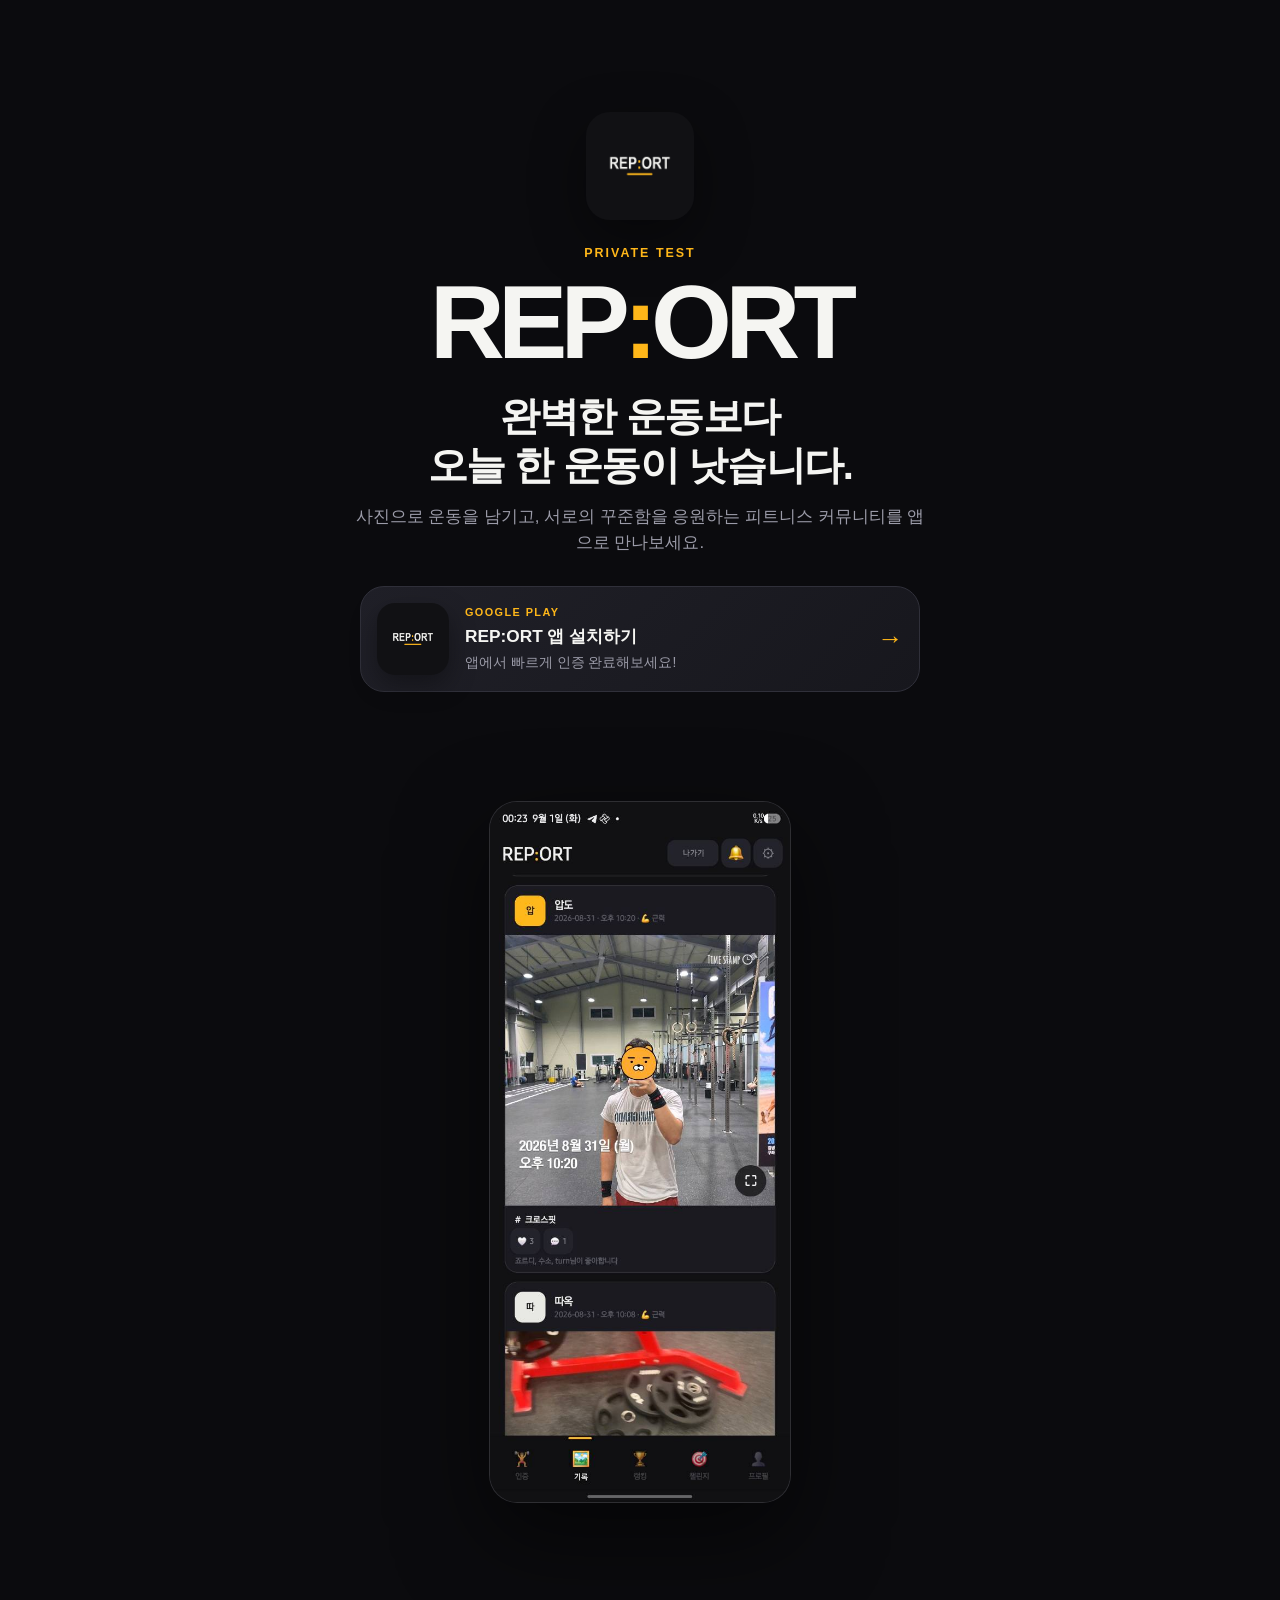
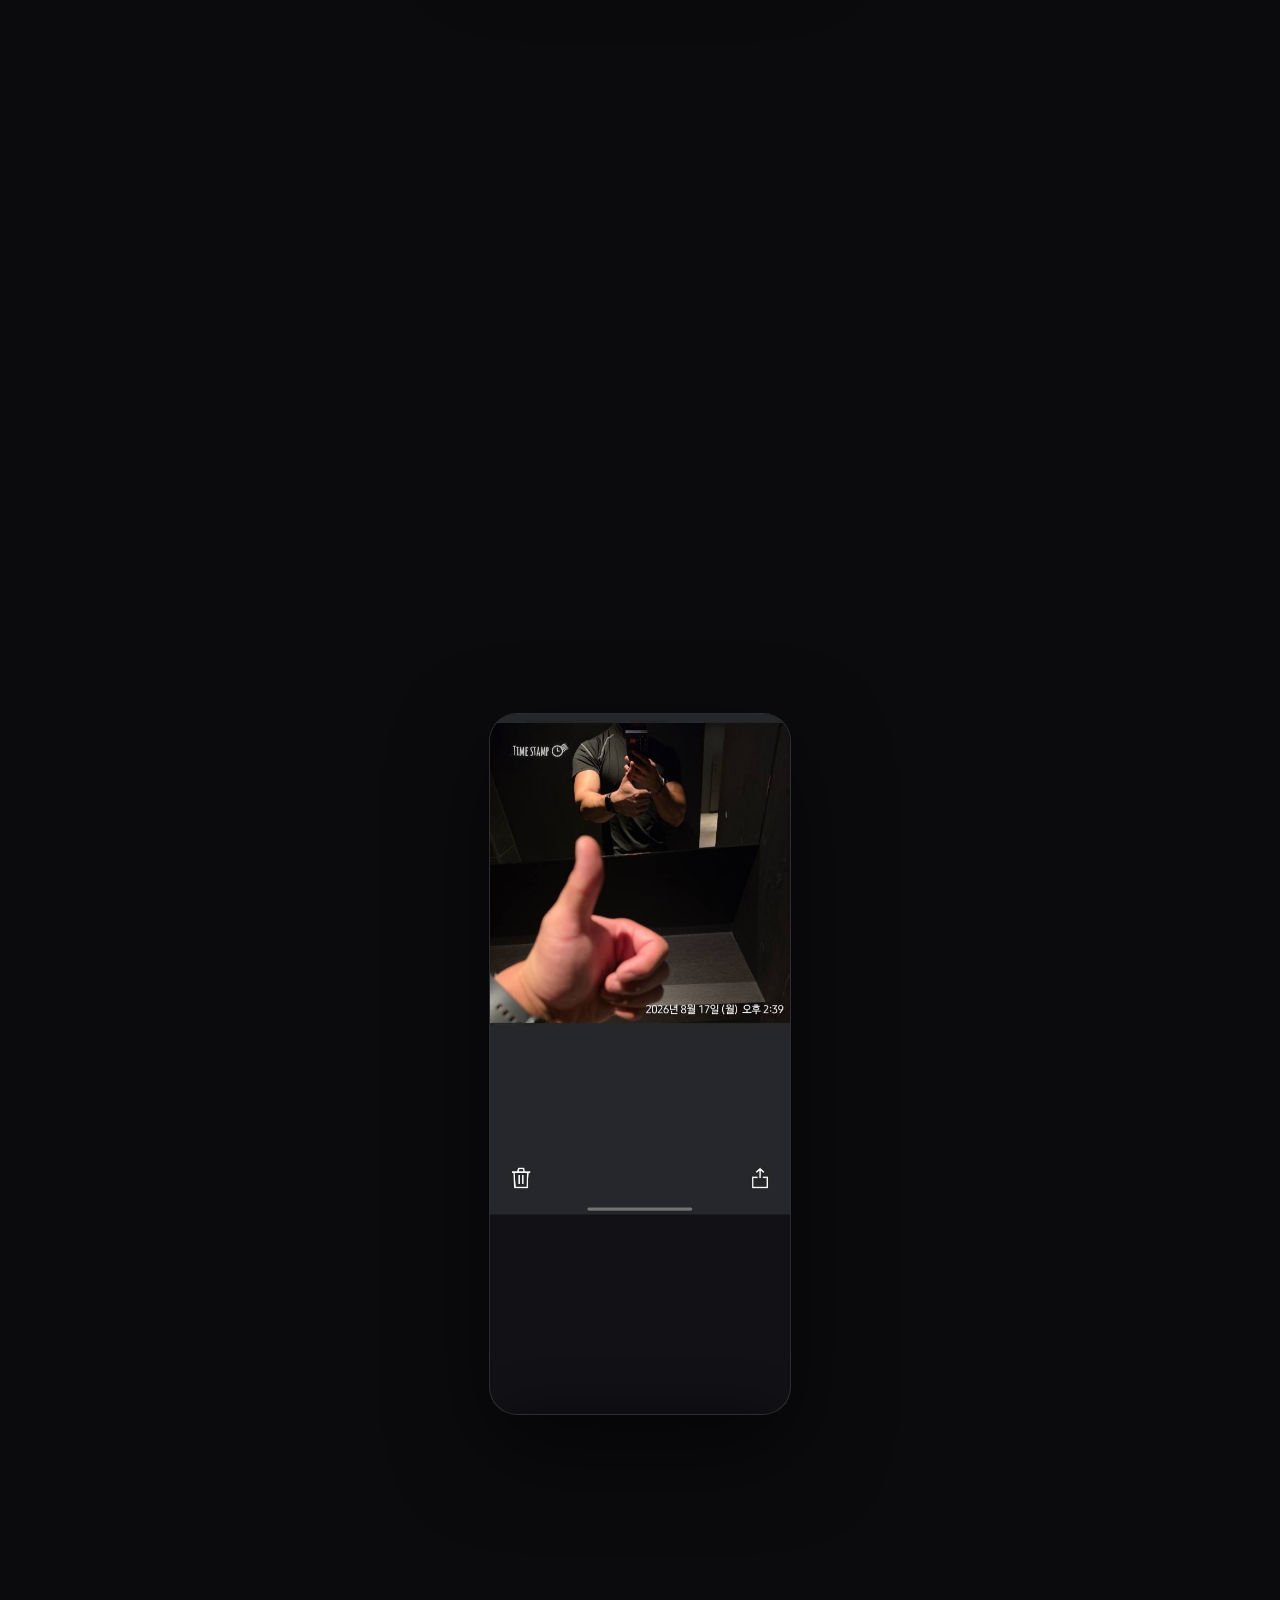
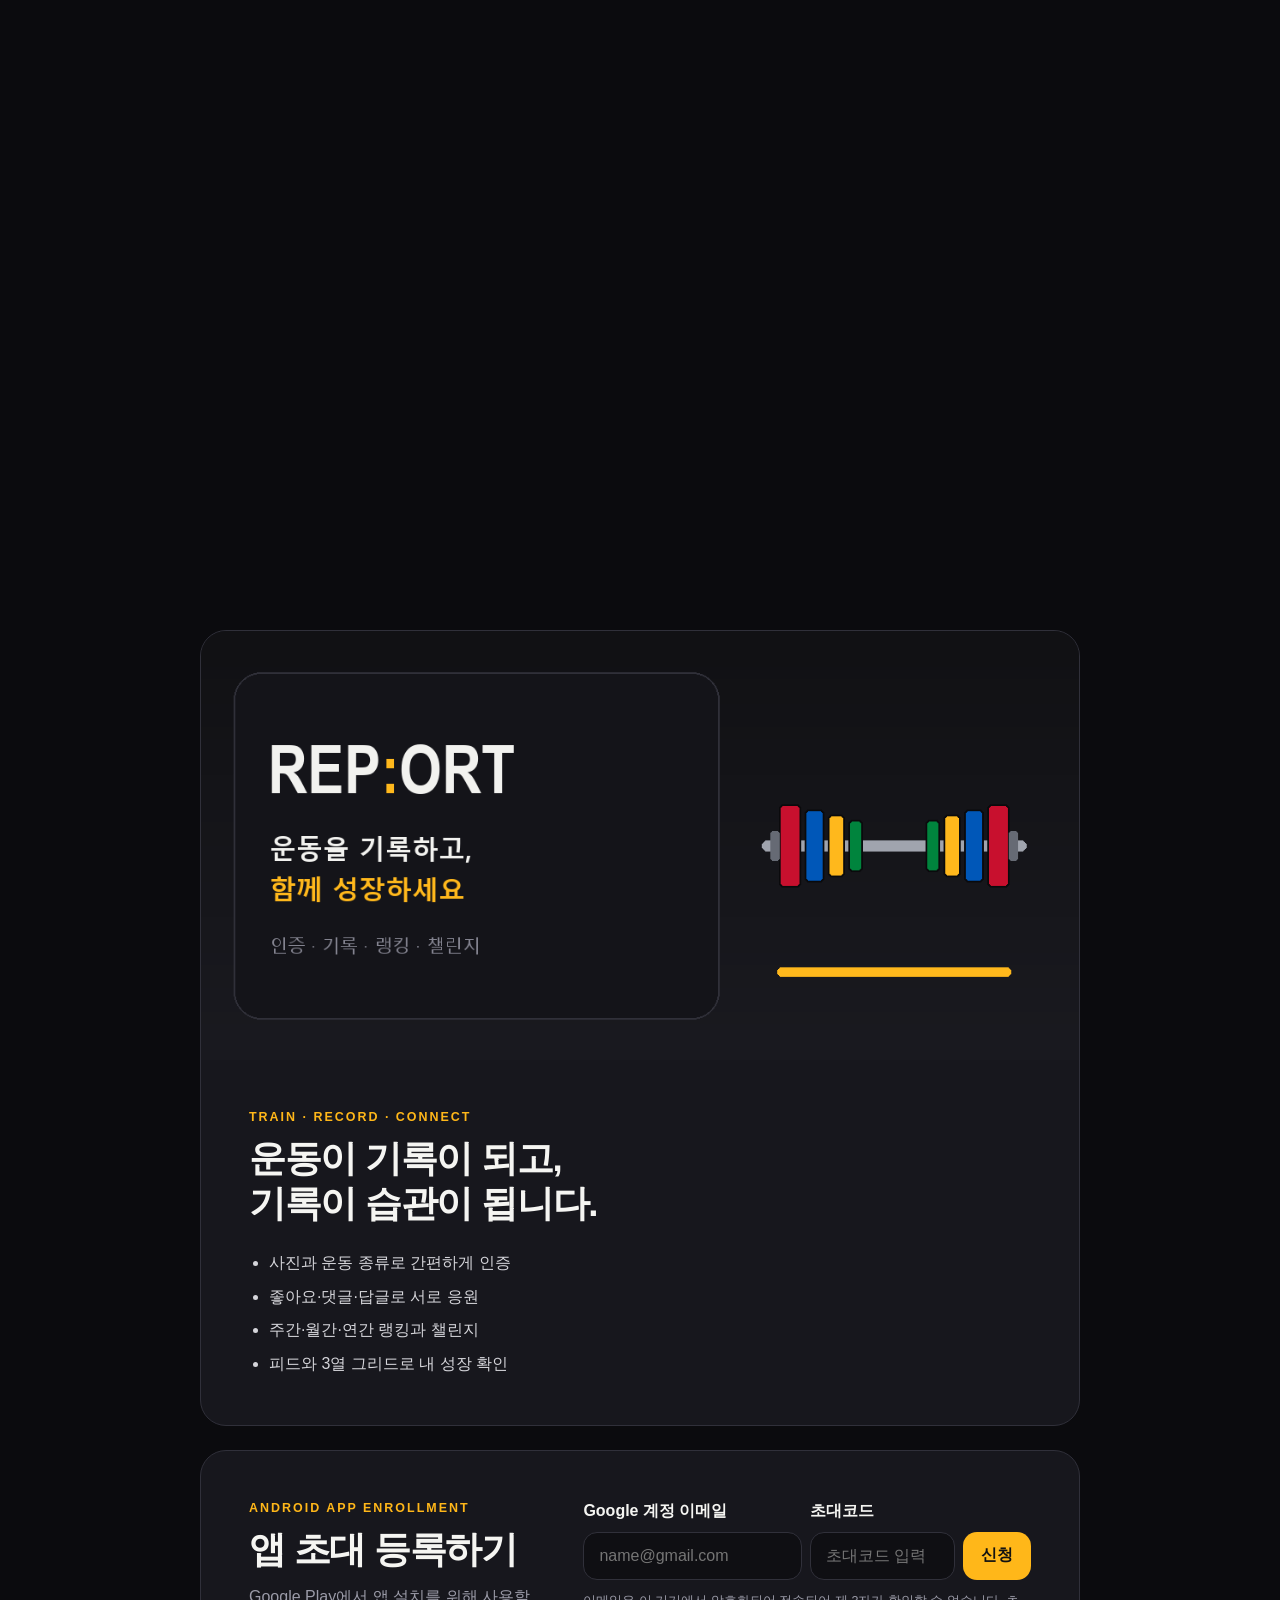
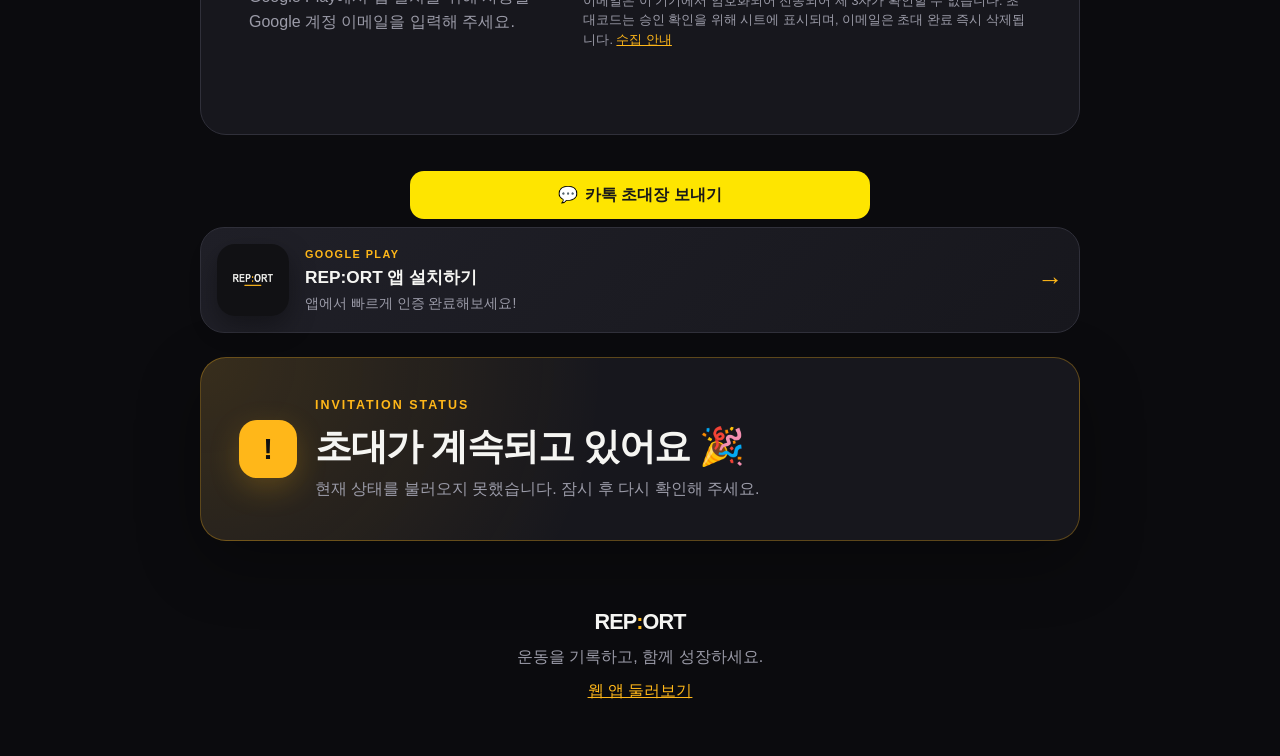
<file: docs/index.html>
<!doctype html>
<html lang="ko">
<head>
  <meta charset="utf-8">
  <meta name="viewport" content="width=device-width, initial-scale=1, viewport-fit=cover">
  <meta name="theme-color" content="#0b0b0e">
  <meta name="description" content="안드로이드 REP:ORT 앱으로 편리하게 이용하세요.">
  <meta property="og:type" content="website">
  <meta property="og:title" content="REP:ORT">
  <meta property="og:description" content="완벽한 운동보다 오늘 한 운동이 낫습니다. REP:ORT 앱을 설치해보세요.">
  <meta property="og:image" content="https://juneb27.github.io/report/assets/feature-graphic.png">
  <meta property="og:url" content="https://juneb27.github.io/report/?mode=invite">
  <link rel="canonical" href="https://juneb27.github.io/report/?mode=invite">
  <title>REP:ORT</title>
  <link rel="icon" href="assets/app-icon.png">
  <link rel="stylesheet" href="styles.css?v=15">
  <script src="https://t1.kakaocdn.net/kakao_js_sdk/2.8.2/kakao.min.js"
          integrity="sha384-zt/G7/KfaRQ9dT/QIkS0ujMtzouJqzuSJcXVQu50x0rl/+mD1dc70AeOejVbMD9E"
          crossorigin="anonymous" defer></script>
  <script src="config.js?v=3" defer></script>
  <script src="app.js?v=25" defer></script>
</head>
<body>
  <main>
    <section class="shared-record-preview" id="shared-record-preview" hidden aria-live="polite">
      <div class="shared-record-heading">
        <p class="eyebrow">SHARED WORKOUT</p>
        <h2>함께 응원할 기록이에요.</h2>
        <p id="shared-record-status" hidden>인증 기록을 불러오고 있어요.</p>
      </div>
      <article class="shared-record-card" id="shared-record-card" hidden>
        <header class="shared-record-author">
          <span class="shared-record-avatar" id="shared-record-avatar" aria-hidden="true">R</span>
          <span>
            <strong id="shared-record-nickname">REP:ORT</strong>
            <small id="shared-record-meta"></small>
          </span>
        </header>
        <img class="shared-record-photo" id="shared-record-photo" alt="공유된 운동 인증 사진">
        <p class="shared-record-note" id="shared-record-note"></p>
        <div class="shared-record-actions">
          <div class="shared-record-reactions">
            <button class="shared-record-heart" id="shared-record-heart" type="button" aria-expanded="false">
              <span aria-hidden="true">♥</span> <span id="shared-record-like-count">0</span>
            </button>
            <span class="shared-record-comments" id="shared-record-comment-count">댓글 0</span>
          </div>
          <div class="shared-record-view-buttons" id="shared-record-view-buttons">
            <a class="button button-record" id="shared-record-web-button" href="https://rep-ort.vercel.app/">웹으로 보기</a>
            <button class="button button-record" id="shared-record-app-button" type="button">
              <img class="shared-record-app-icon" src="assets/android-robot.png" width="22" height="22" alt="">
              <span>앱으로 보기</span>
            </button>
          </div>
        </div>
        <div class="shared-record-invite" id="shared-record-invite" hidden>
          <strong>REP:ORT 앱에서 공유된 기록입니다.</strong>
          <a class="button button-primary" id="shared-record-invite-button" href="#apply">앱 초대 등록하고 바로 응원 보내기 🥳</a>
        </div>
      </article>
    </section>

    <section class="shared-record-preview shared-badge-preview" id="shared-badge-preview" hidden aria-live="polite">
      <div class="shared-record-heading">
        <p class="eyebrow">NEW BADGE</p>
        <h2>함께 축하할 배지예요.</h2>
        <p id="shared-badge-status">프로필 사진을 불러오고 있어요.</p>
      </div>
      <article class="shared-record-card shared-badge-card" id="shared-badge-card" hidden>
        <header class="shared-record-author">
          <span class="shared-record-avatar shared-badge-header-avatar" aria-hidden="true">
            <img id="shared-badge-header-photo" alt="" hidden>
            <span id="shared-badge-header-initial">R</span>
          </span>
          <span>
            <strong id="shared-badge-nickname">REP:ORT</strong>
            <small id="shared-badge-meta">새 활동 배지를 획득했어요</small>
          </span>
        </header>

        <div class="shared-badge-thumbnail" id="shared-badge-thumbnail">
          <img class="shared-badge-frame" src="assets/badge-share-frame.svg" alt="" aria-hidden="true">
          <div class="shared-badge-stage">
            <div class="shared-badge-profile-panel">
              <img id="shared-badge-profile-photo" alt="공유한 사용자의 프로필 사진" hidden>
              <span class="shared-badge-profile-fallback" id="shared-badge-profile-initial" aria-hidden="true">R</span>
              <span class="shared-badge-profile-name" id="shared-badge-profile-name">REP:ORT</span>
            </div>
            <div class="shared-badge-medal-panel">
              <span>BADGE UNLOCKED</span>
              <div class="shared-badge-medal" id="shared-badge-medal" aria-hidden="true">
                <span class="shared-badge-medal-fill"></span>
                <img src="assets/badge-medal-frame.svg" alt="">
                <strong id="shared-badge-code">1</strong>
              </div>
              <strong id="shared-badge-name">첫 플레이트</strong>
            </div>
          </div>
          <p class="shared-badge-message" id="shared-badge-message">REP:ORT님이 배지를 달성했어요!</p>
        </div>

        <div class="shared-record-actions shared-badge-actions">
          <p class="shared-badge-description" id="shared-badge-description"></p>
          <div class="shared-record-view-buttons" id="shared-badge-view-buttons">
            <a class="button button-record" id="shared-badge-web-button" href="https://rep-ort.vercel.app/">웹으로 보기</a>
            <button class="button button-record" id="shared-badge-app-button" type="button">
              <img class="shared-record-app-icon" src="assets/android-robot.png" width="22" height="22" alt="">
              <span>앱으로 보기</span>
            </button>
          </div>
        </div>
        <div class="shared-record-invite" id="shared-badge-invite" hidden>
          <strong>REP:ORT 앱에서 공유된 배지입니다.</strong>
          <a class="button button-primary" id="shared-badge-invite-button" href="#apply">앱 초대 등록하고 함께 축하하기 🎉</a>
        </div>
      </article>
    </section>

    <section class="shared-record-preview shared-popular-preview" id="shared-popular-preview" hidden aria-live="polite">
      <div class="shared-record-heading">
        <p class="eyebrow">POPULAR CERTIFICATIONS</p>
        <h2 id="shared-popular-heading">이번 주 인기 인증 TOP 3</h2>
        <p id="shared-popular-status">인기 인증 기록을 불러오고 있어요.</p>
      </div>
      <article class="shared-record-card shared-popular-card" id="shared-popular-card" hidden>
        <img class="shared-popular-snapshot" id="shared-popular-snapshot" alt="" hidden>
        <div class="shared-popular-thumbnail" id="shared-popular-thumbnail">
          <img class="shared-popular-frame" src="assets/popular-share-frame.svg" alt="" aria-hidden="true">
          <header class="shared-popular-title-row">
            <span>
              <small>REP:ORT · POPULAR</small>
              <strong id="shared-popular-title">이번 주 인기 인증 TOP 3</strong>
            </span>
            <time id="shared-popular-date"></time>
          </header>
          <div class="shared-popular-list" id="shared-popular-list"></div>
          <p class="shared-popular-rule">하트 · 댓글 · 기타 응원 순으로 선정했어요</p>
        </div>
        <div class="shared-record-actions shared-popular-actions">
          <p>운동방에서 가장 많은 응원을 받은 기록을 함께 확인해보세요.</p>
          <div class="shared-record-view-buttons" id="shared-popular-view-buttons">
            <a class="button button-record" id="shared-popular-web-button" href="https://rep-ort.vercel.app/">웹으로 보기</a>
            <button class="button button-record" id="shared-popular-app-button" type="button">
              <img class="shared-record-app-icon" src="assets/android-robot.png" width="22" height="22" alt="">
              <span>앱에서 1위 보기</span>
            </button>
          </div>
        </div>
        <div class="shared-record-invite" id="shared-popular-invite" hidden>
          <strong>REP:ORT 앱에서 공유된 인기 인증입니다.</strong>
          <a class="button button-primary" id="shared-popular-invite-button" href="#apply">앱 초대 등록하고 함께 응원하기 🙌</a>
        </div>
      </article>
    </section>

    <section class="hero" aria-labelledby="hero-title">
      <img class="app-icon" src="assets/app-icon.png" width="108" height="108" alt="REP:ORT 앱 아이콘">
      <p class="eyebrow">PRIVATE TEST</p>
      <h1 id="hero-title" aria-label="REP:ORT">REP<span>:</span>ORT</h1>
      <p class="lead">완벽한 운동보다<br>오늘 한 운동이 낫습니다.</p>
      <p class="sublead">사진으로 운동을 남기고, 서로의 꾸준함을 응원하는 피트니스 커뮤니티를 앱으로 만나보세요.</p>
      <a class="play-store-card play-store-card-hero" data-play-store-card
         href="https://play.google.com/store/apps/details?id=com.js.reportfitness"
         target="_blank" rel="noopener">
        <img src="assets/app-icon.png" width="72" height="72" alt="">
        <span class="play-store-copy">
          <small>GOOGLE PLAY</small>
          <strong>REP:ORT 앱 설치하기</strong>
          <span>앱에서 빠르게 인증 완료해보세요!</span>
        </span>
        <span class="play-store-arrow" aria-hidden="true">→</span>
      </a>
      <div class="hero-actions">
        <a class="button button-record" id="open-shared-record" href="#" hidden>앱에서 기록 열기</a>
      </div>
    </section>

    <section class="story-sequence" aria-label="REP:ORT 앱 모션 미리보기">
      <article class="scroll-scene" data-scroll-scene="love">
        <div class="story-sticky">
          <div class="story-screen story-screen-love">
            <img class="story-base" src="assets/story-love-base.jpg" alt="REP:ORT 기록 피드 화면">
            <span class="story-warmth" aria-hidden="true"></span>
            <img class="story-heart" src="assets/story-love-heart.png" alt="압도님에게 보내는 하트 반응">
          </div>
        </div>
      </article>

      <article class="scroll-scene" data-scroll-scene="share">
        <div class="story-sticky">
          <div class="story-screen story-screen-share">
            <img class="story-base" src="assets/story-share-base.jpg" alt="인증 사진 공유 전 화면">
            <span class="story-share-dim" aria-hidden="true"></span>
            <div class="story-share-sheet" aria-hidden="true">
              <img src="assets/story-share-sheet.jpg" alt="">
            </div>
            <div class="report-share-target" aria-hidden="true">
              <img src="assets/app-icon.png" alt="">
              <strong>REP:ORT</strong>
              <span>갤러리 사진<br>바로 인증</span>
            </div>
          </div>
        </div>
      </article>
    </section>

    <section class="feature-card" data-reveal aria-labelledby="features-title">
      <img src="assets/feature-graphic.png" alt="REP:ORT 앱 기능 소개 이미지">
      <div class="feature-copy">
        <p class="eyebrow">TRAIN · RECORD · CONNECT</p>
        <h2 id="features-title">운동이 기록이 되고,<br>기록이 습관이 됩니다.</h2>
        <ul>
          <li>사진과 운동 종류로 간편하게 인증</li>
          <li>좋아요·댓글·답글로 서로 응원</li>
          <li>주간·월간·연간 랭킹과 챌린지</li>
          <li>피드와 3열 그리드로 내 성장 확인</li>
        </ul>
      </div>
    </section>

    <section class="apply-card" id="apply" data-reveal aria-labelledby="apply-title">
      <div>
        <p class="eyebrow">ANDROID APP ENROLLMENT</p>
        <h2 id="apply-title">앱 초대 등록하기</h2>
        <p>Google Play에서 앱 설치를 위해 사용할 Google 계정 이메일을 입력해 주세요.</p>
      </div>
      <form id="tester-form" novalidate>
        <div class="field-row">
          <div class="form-field">
            <label for="email">Google 계정 이메일</label>
            <input id="email" name="email" type="email" autocomplete="email" inputmode="email"
                   placeholder="name@gmail.com" maxlength="254" required>
          </div>
          <div class="form-field">
            <label for="invite-code">초대코드</label>
            <input id="invite-code" name="inviteCode" type="text" autocomplete="off"
                   autocapitalize="characters" spellcheck="false" placeholder="초대코드 입력"
                   maxlength="40" required>
          </div>
          <button class="button button-primary" id="submit-button" type="submit">신청</button>
        </div>
        <p class="privacy-note">이메일은 이 기기에서 암호화되어 전송되어 제 3자가 확인할 수 없습니다. 초대코드는 승인 확인을 위해 시트에 표시되며, 이메일은 초대 완료 즉시 삭제됩니다. <a href="privacy.html">수집 안내</a></p>
        <p class="status" id="status" role="status" aria-live="polite"></p>
      </form>
    </section>

    <div class="bottom-share" data-reveal>
      <a class="button button-kakao" id="kakaotalk-sharing-btn" href="javascript:;" role="button">
        <span aria-hidden="true">💬</span> 카톡 초대장 보내기
      </a>
    </div>

    <a class="play-store-card" data-play-store-card
       href="https://play.google.com/store/apps/details?id=com.js.reportfitness"
       target="_blank" rel="noopener" data-reveal>
      <img src="assets/app-icon.png" width="72" height="72" alt="">
      <span class="play-store-copy">
        <small>GOOGLE PLAY</small>
        <strong>REP:ORT 앱 설치하기</strong>
        <span>앱에서 빠르게 인증 완료해보세요!</span>
      </span>
      <span class="play-store-arrow" aria-hidden="true">→</span>
    </a>

    <section class="invite-complete-card is-checking" id="invite-complete-card"
             aria-labelledby="invite-complete-title" aria-live="polite">
      <span class="complete-mark" id="invite-complete-mark" aria-hidden="true">…</span>
      <div>
        <p class="eyebrow">INVITATION STATUS</p>
        <h2 id="invite-complete-title">초대가 계속되고 있어요 🎉</h2>
        <p id="invite-complete-detail">어디까지 초대됐나 확인 중...</p>
      </div>
    </section>

  </main>

  <footer>
    <strong>REP<span>:</span>ORT</strong>
    <p>운동을 기록하고, 함께 성장하세요.</p>
    <a href="https://rep-ort.vercel.app/" rel="noopener">웹 앱 둘러보기</a>
  </footer>
</body>
</html>
</file>
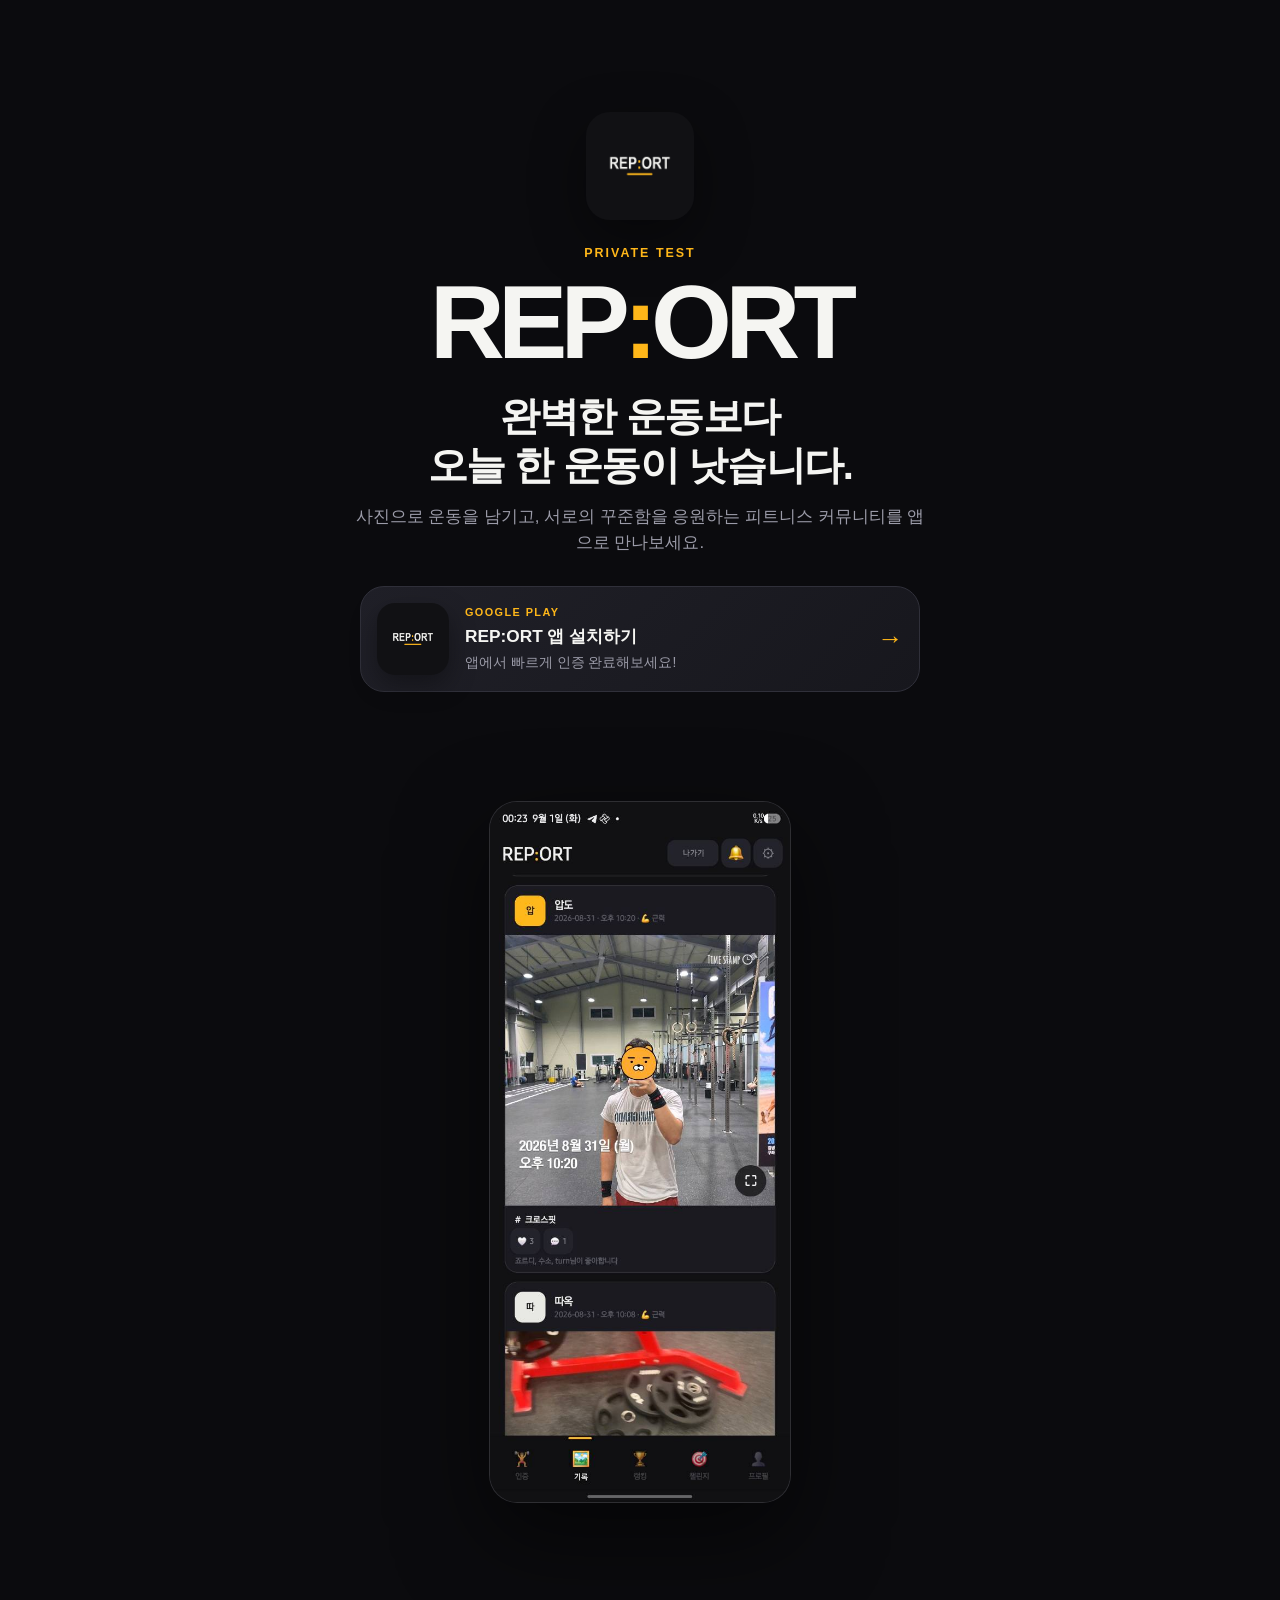
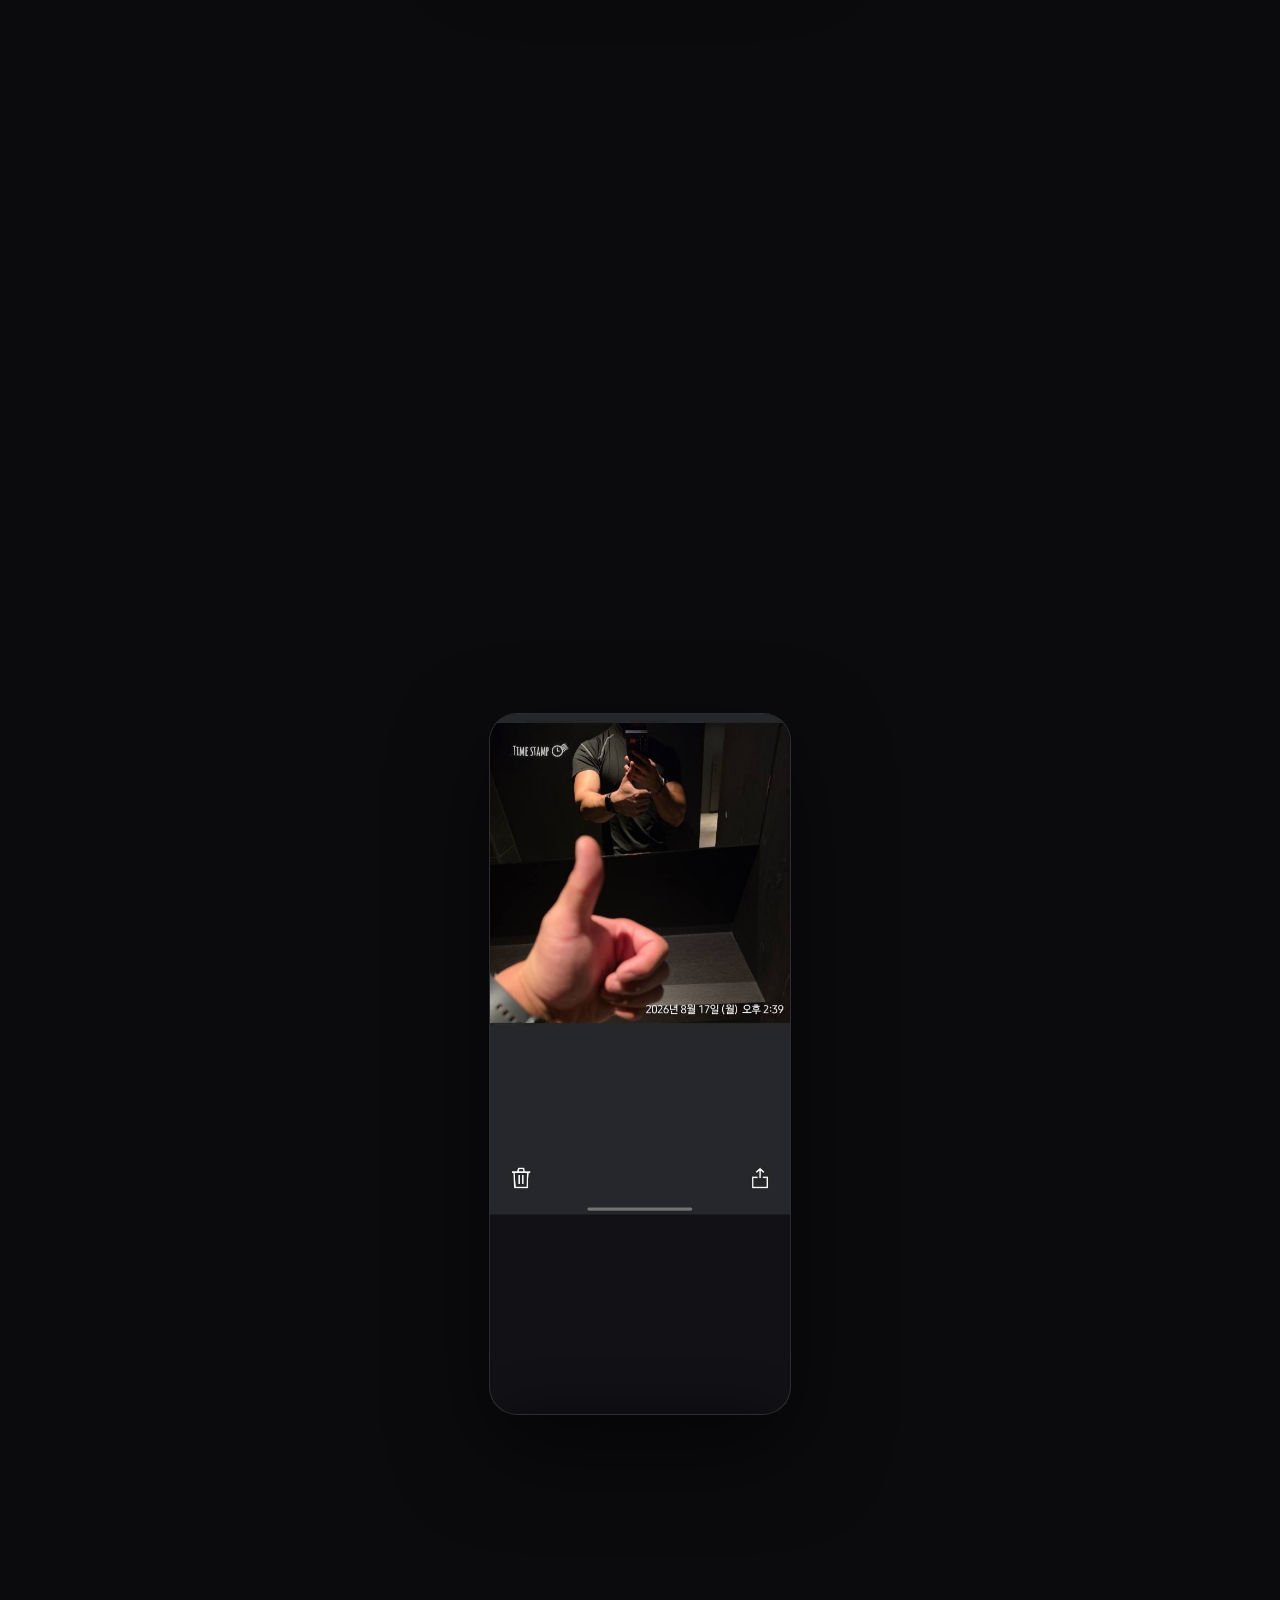
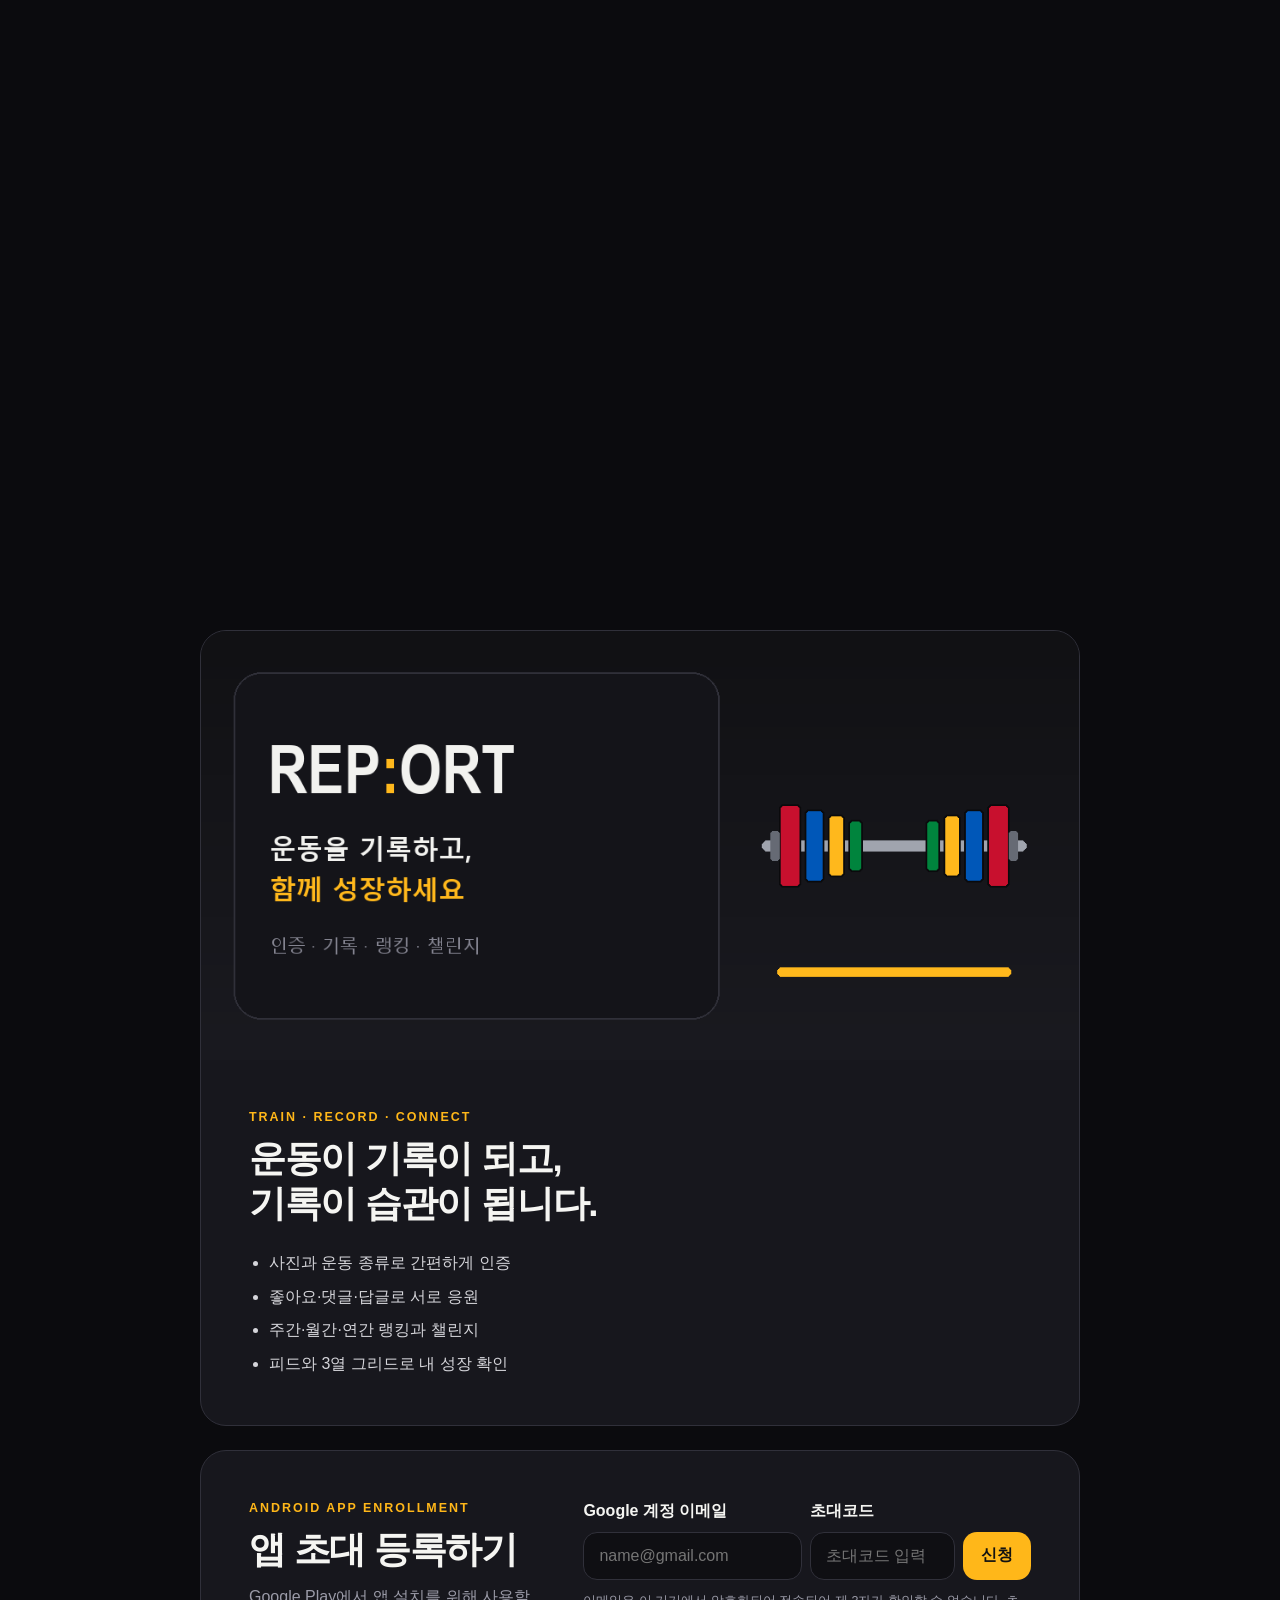
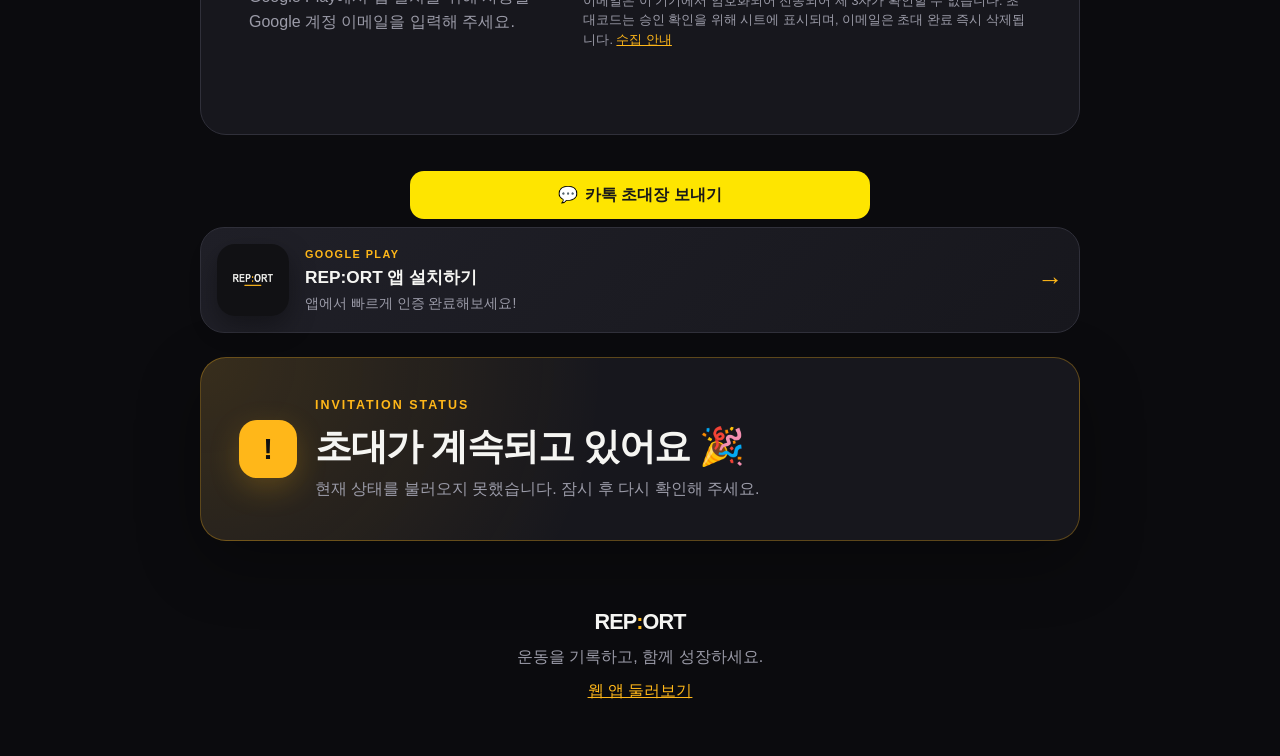
<file: docs/badge/index.html>
<!doctype html>
<html lang="ko">
<head>
  <meta charset="utf-8">
  <meta name="viewport" content="width=device-width, initial-scale=1, viewport-fit=cover">
  <meta name="theme-color" content="#0b0b0e">
  <meta name="robots" content="noindex">
  <title>REP:ORT 배지 열기</title>
  <link rel="icon" href="../assets/app-icon.png">
  <style>
    :root { color-scheme: dark; }
    * { box-sizing: border-box; }
    body {
      min-height: 100svh;
      margin: 0;
      display: grid;
      place-items: center;
      padding: 28px;
      background: #0b0b0e;
      color: #f5f5f2;
      font-family: Pretendard, -apple-system, BlinkMacSystemFont, "Segoe UI", sans-serif;
      text-align: center;
    }
    main { display: grid; justify-items: center; }
    img { width: 82px; height: 82px; border-radius: 22px; box-shadow: 0 18px 46px rgba(0,0,0,.45); }
    h1 { margin: 18px 0 7px; font-size: 1.55rem; letter-spacing: -.04em; }
    h1 span { color: #ffb719; }
    p { margin: 0; color: #9b9ba8; }
    i {
      width: 96px;
      height: 4px;
      margin-top: 24px;
      overflow: hidden;
      border-radius: 999px;
      background: #24242b;
    }
    i::after {
      content: "";
      display: block;
      width: 42%;
      height: 100%;
      border-radius: inherit;
      background: #ffb719;
      animation: loading 820ms ease-in-out infinite alternate;
    }
    @keyframes loading { to { transform: translateX(138%); } }
  </style>
</head>
<body>
  <main>
    <img src="../assets/app-icon.png" alt="">
    <h1>REP<span>:</span>ORT</h1>
    <p>앱 설치 여부를 확인하고 있어요.</p>
    <i aria-hidden="true"></i>
  </main>
  <script>
    (() => {
      const params = new URLSearchParams(location.search);
      const nickname = String(params.get("nickname") || "").trim().slice(0, 40);
      const badgeId = String(params.get("badge") || "").trim();
      const postId = /^\d+$/.test(params.get("post") || "") ? params.get("post") : "";
      const validBadges = new Set([
        "first", "week3", "ten", "streak4", "twentyfive",
        "fifty", "streak12", "hundred", "weeks26"
      ]);
      const fallback = new URL("../", location.href);
      fallback.searchParams.set("mode", nickname && validBadges.has(badgeId) ? "badge" : "invite");

      if (!nickname || !validBadges.has(badgeId)) {
        location.replace(fallback.href);
        return;
      }

      params.forEach((value, key) => {
        if (key !== "mode" && key !== "fallback") fallback.searchParams.set(key, value);
      });
      fallback.searchParams.set("nickname", nickname);
      fallback.searchParams.set("badge", badgeId);
      fallback.searchParams.set("fallback", "1");

      const userAgent = navigator.userAgent || "";
      const isiOS = /iPad|iPhone|iPod/i.test(userAgent)
        || (navigator.platform === "MacIntel" && navigator.maxTouchPoints > 1);
      const isSafari = /Safari/i.test(userAgent)
        && !/(Chrome|Chromium|CriOS|FxiOS|EdgiOS|OPR|Android)/i.test(userAgent);
      if (isiOS || isSafari) {
        location.replace(fallback.href);
        return;
      }

      let leftPage = false;
      const markLeft = () => {
        if (document.visibilityState === "hidden") leftPage = true;
      };
      document.addEventListener("visibilitychange", markLeft);
      window.addEventListener("pagehide", () => { leftPage = true; }, { once: true });

      const query = `profile=${encodeURIComponent(nickname)}${postId ? `&post=${encodeURIComponent(postId)}` : ""}`;
      const encodedFallback = encodeURIComponent(fallback.href);
      const intentUrl = `intent://record?${query}#Intent;scheme=report;package=com.js.reportfitness;S.browser_fallback_url=${encodedFallback};end`;
      const deepLink = `report://record?${query}`;
      location.href = /Android/i.test(userAgent) ? intentUrl : deepLink;

      window.setTimeout(() => {
        if (!leftPage && document.visibilityState === "visible") location.replace(fallback.href);
      }, 1300);
    })();
  </script>
</body>
</html>
</file>
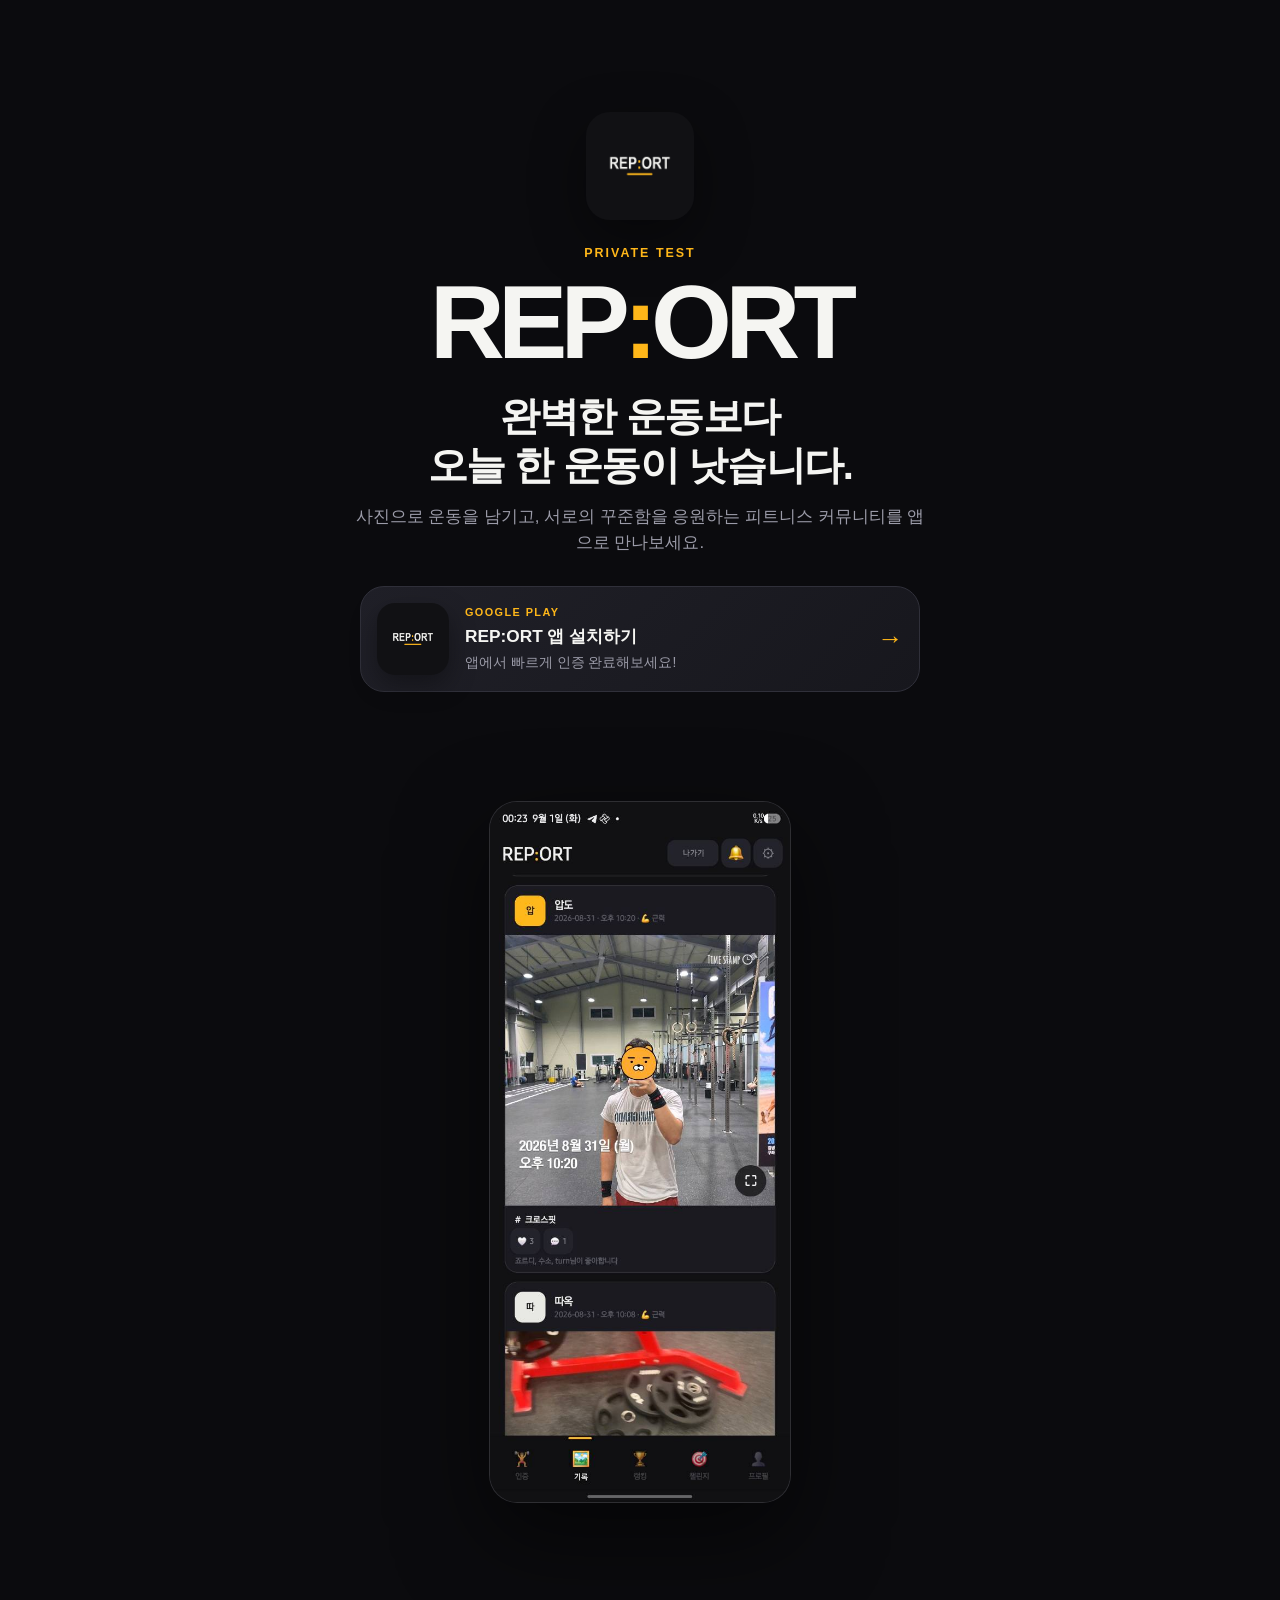
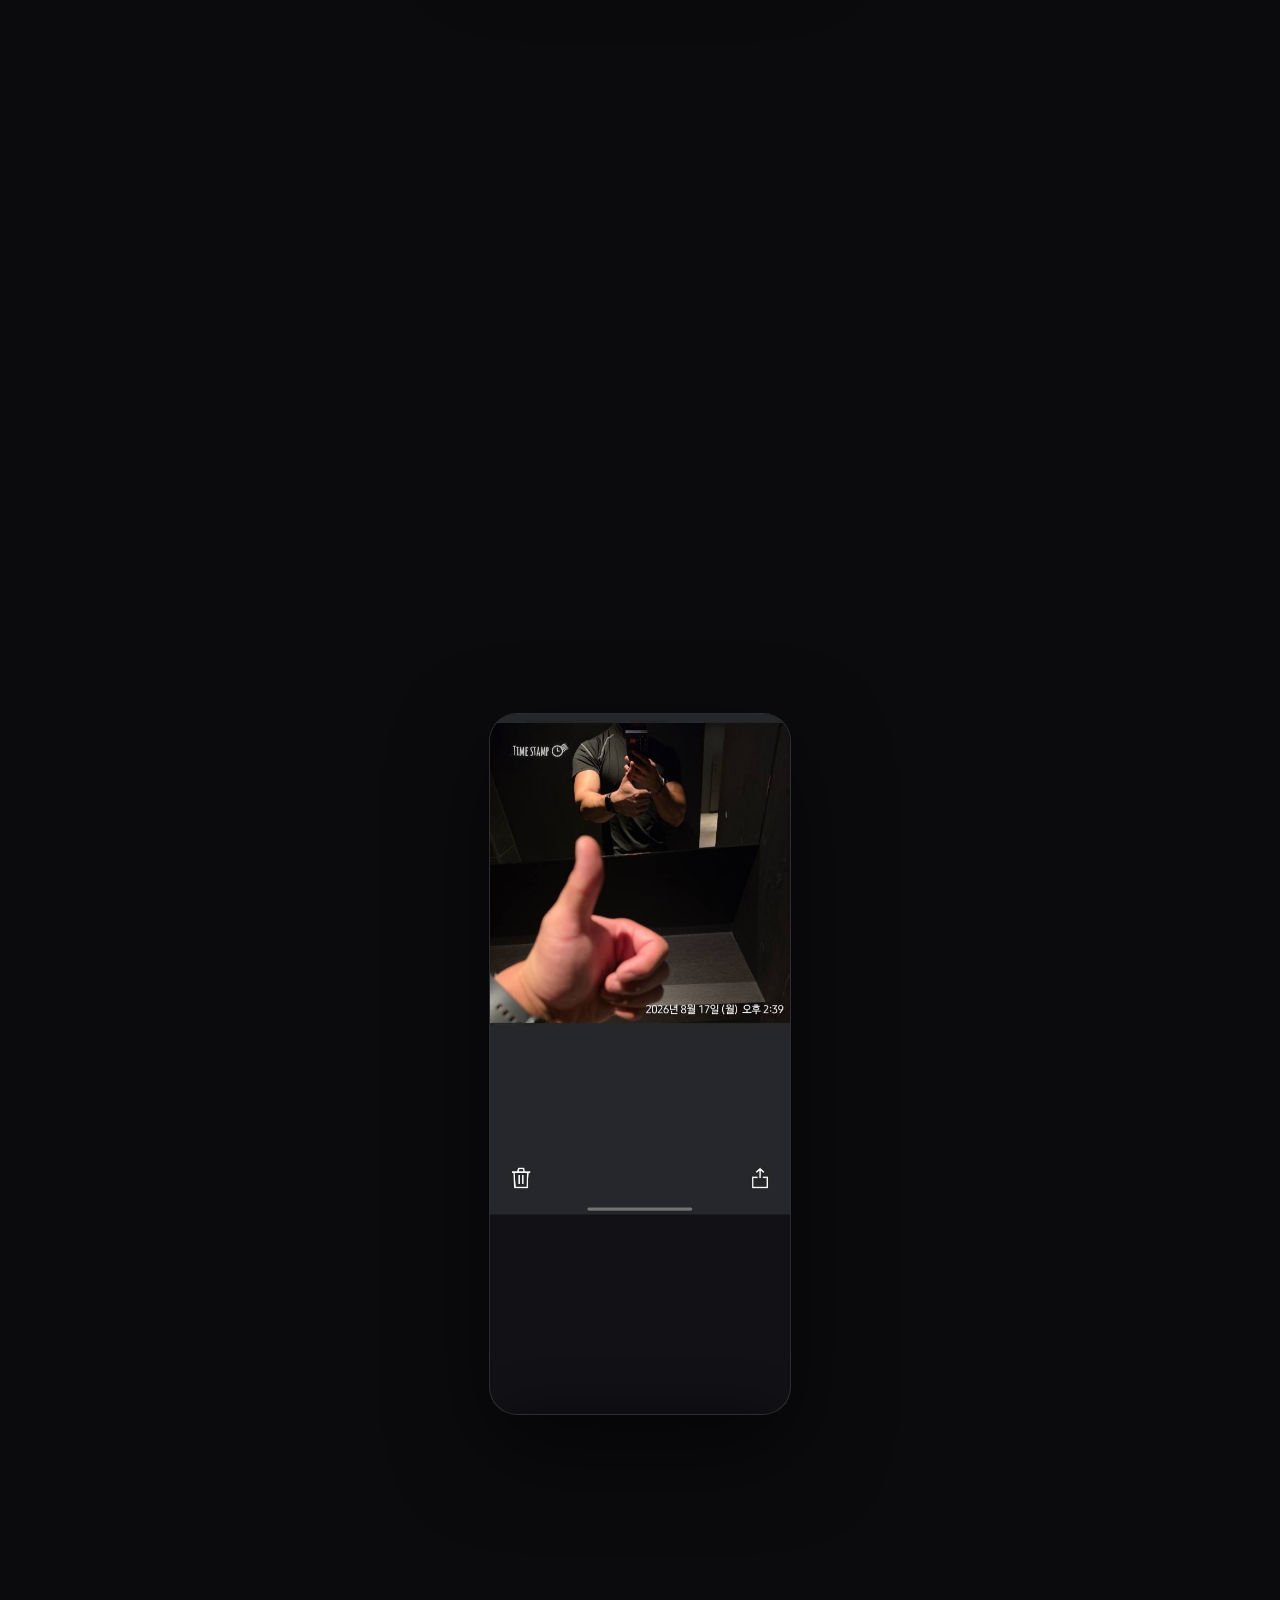
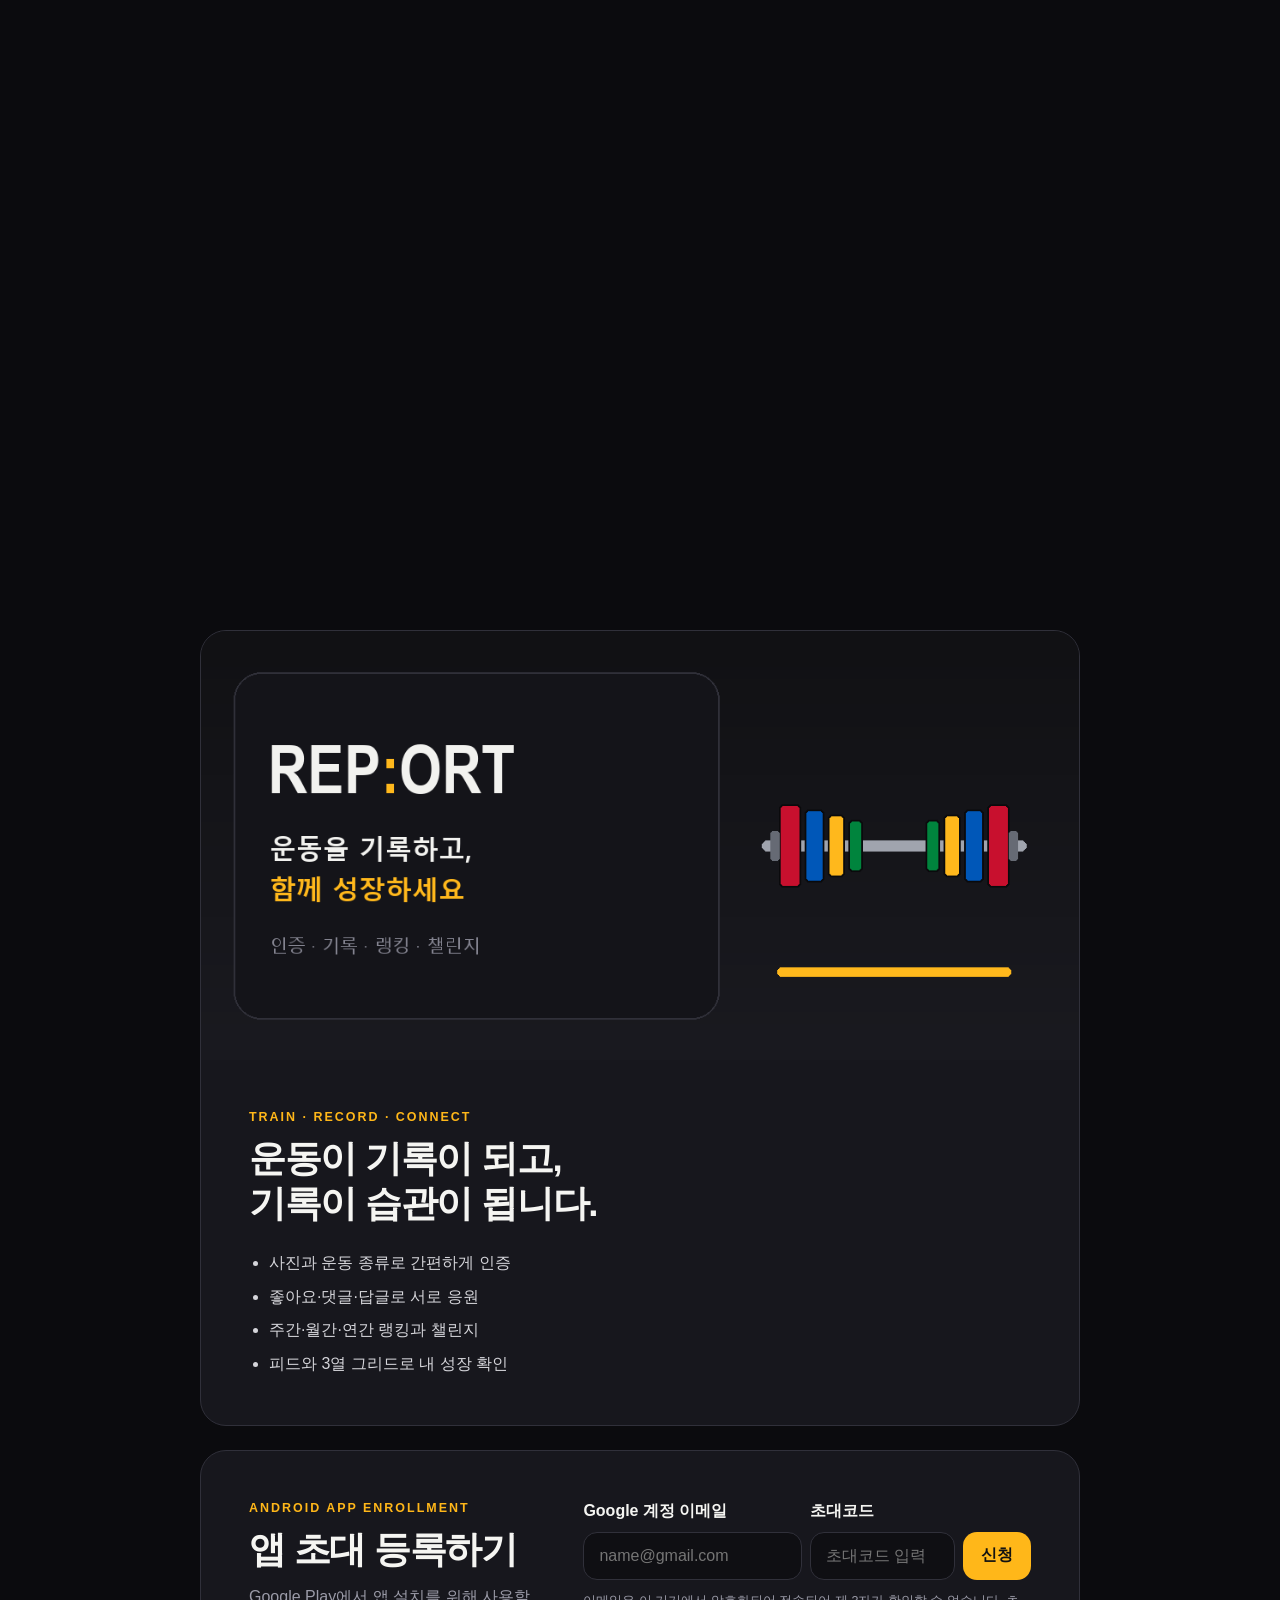
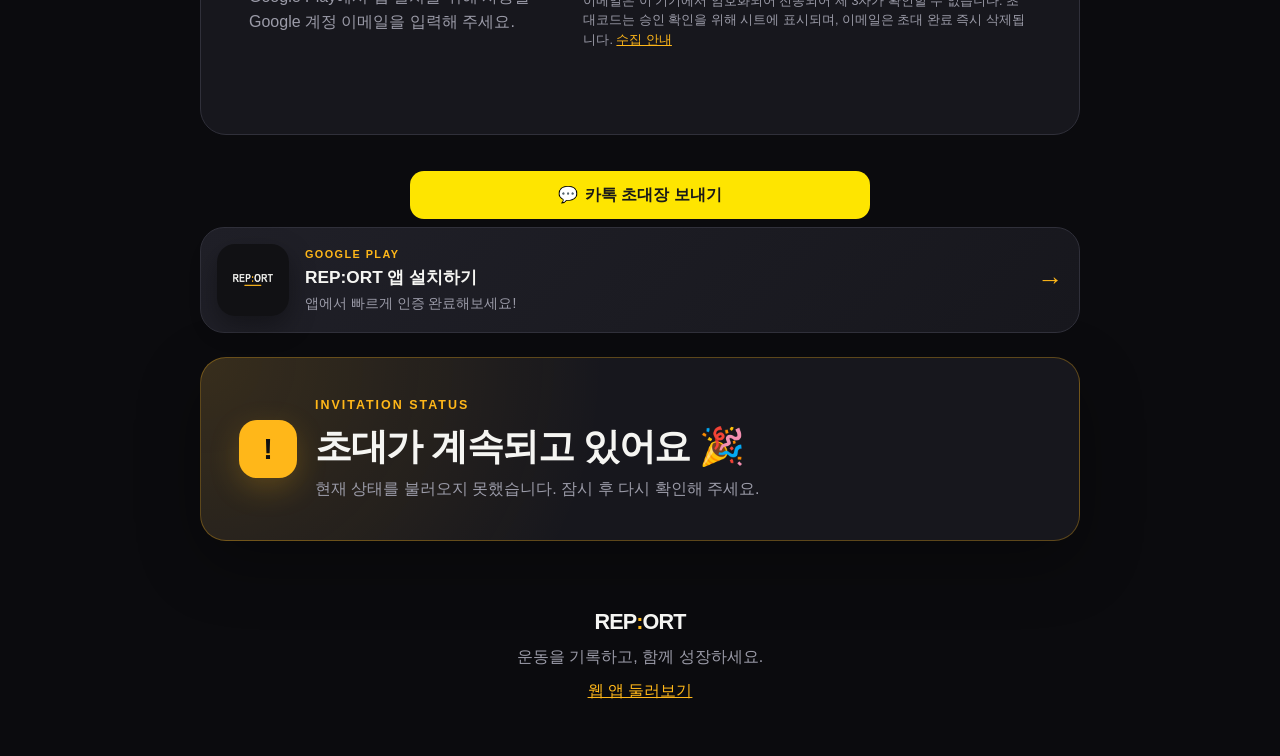
<file: docs/popular/index.html>
<!doctype html>
<html lang="ko">
<head>
  <meta charset="utf-8">
  <meta name="viewport" content="width=device-width, initial-scale=1, viewport-fit=cover">
  <meta name="theme-color" content="#0b0b0e">
  <meta name="robots" content="noindex">
  <title>REP:ORT 인기 인증 열기</title>
  <link rel="icon" href="../assets/app-icon.png">
  <style>
    :root { color-scheme: dark; }
    * { box-sizing: border-box; }
    body { min-height:100svh;margin:0;display:grid;place-items:center;padding:28px;background:#0b0b0e;color:#f5f5f2;font-family:Pretendard,-apple-system,BlinkMacSystemFont,"Segoe UI",sans-serif;text-align:center; }
    main { display:grid;justify-items:center; }
    img { width:82px;height:82px;border-radius:22px;box-shadow:0 18px 46px rgba(0,0,0,.45); }
    h1 { margin:18px 0 7px;font-size:1.55rem;letter-spacing:-.04em; }
    h1 span { color:#ffb719; }
    p { margin:0;color:#9b9ba8; }
    i { width:96px;height:4px;margin-top:24px;overflow:hidden;border-radius:999px;background:#24242b; }
    i::after { content:"";display:block;width:42%;height:100%;border-radius:inherit;background:#ffb719;animation:loading 820ms ease-in-out infinite alternate; }
    @keyframes loading { to { transform:translateX(138%); } }
  </style>
</head>
<body>
  <main>
    <img src="../assets/app-icon.png" alt="">
    <h1>REP<span>:</span>ORT</h1>
    <p>공유된 인기 인증을 여는 중이에요.</p>
    <i aria-hidden="true"></i>
  </main>
  <script>
    (() => {
      const params = new URLSearchParams(location.search);
      const ids = String(params.get("posts") || "").split(",").filter(id => /^\d+$/.test(id)).slice(0, 3);
      const fallback = new URL("../", location.href);
      fallback.searchParams.set("mode", ids.length ? "popular" : "invite");
      if (ids.length) {
        params.forEach((value, key) => {
          if (key !== "mode" && key !== "fallback") fallback.searchParams.set(key, value);
        });
        fallback.searchParams.set("posts", ids.join(","));
        fallback.searchParams.set("fallback", "1");
      }
      location.replace(fallback.href);
    })();
  </script>
</body>
</html>
</file>
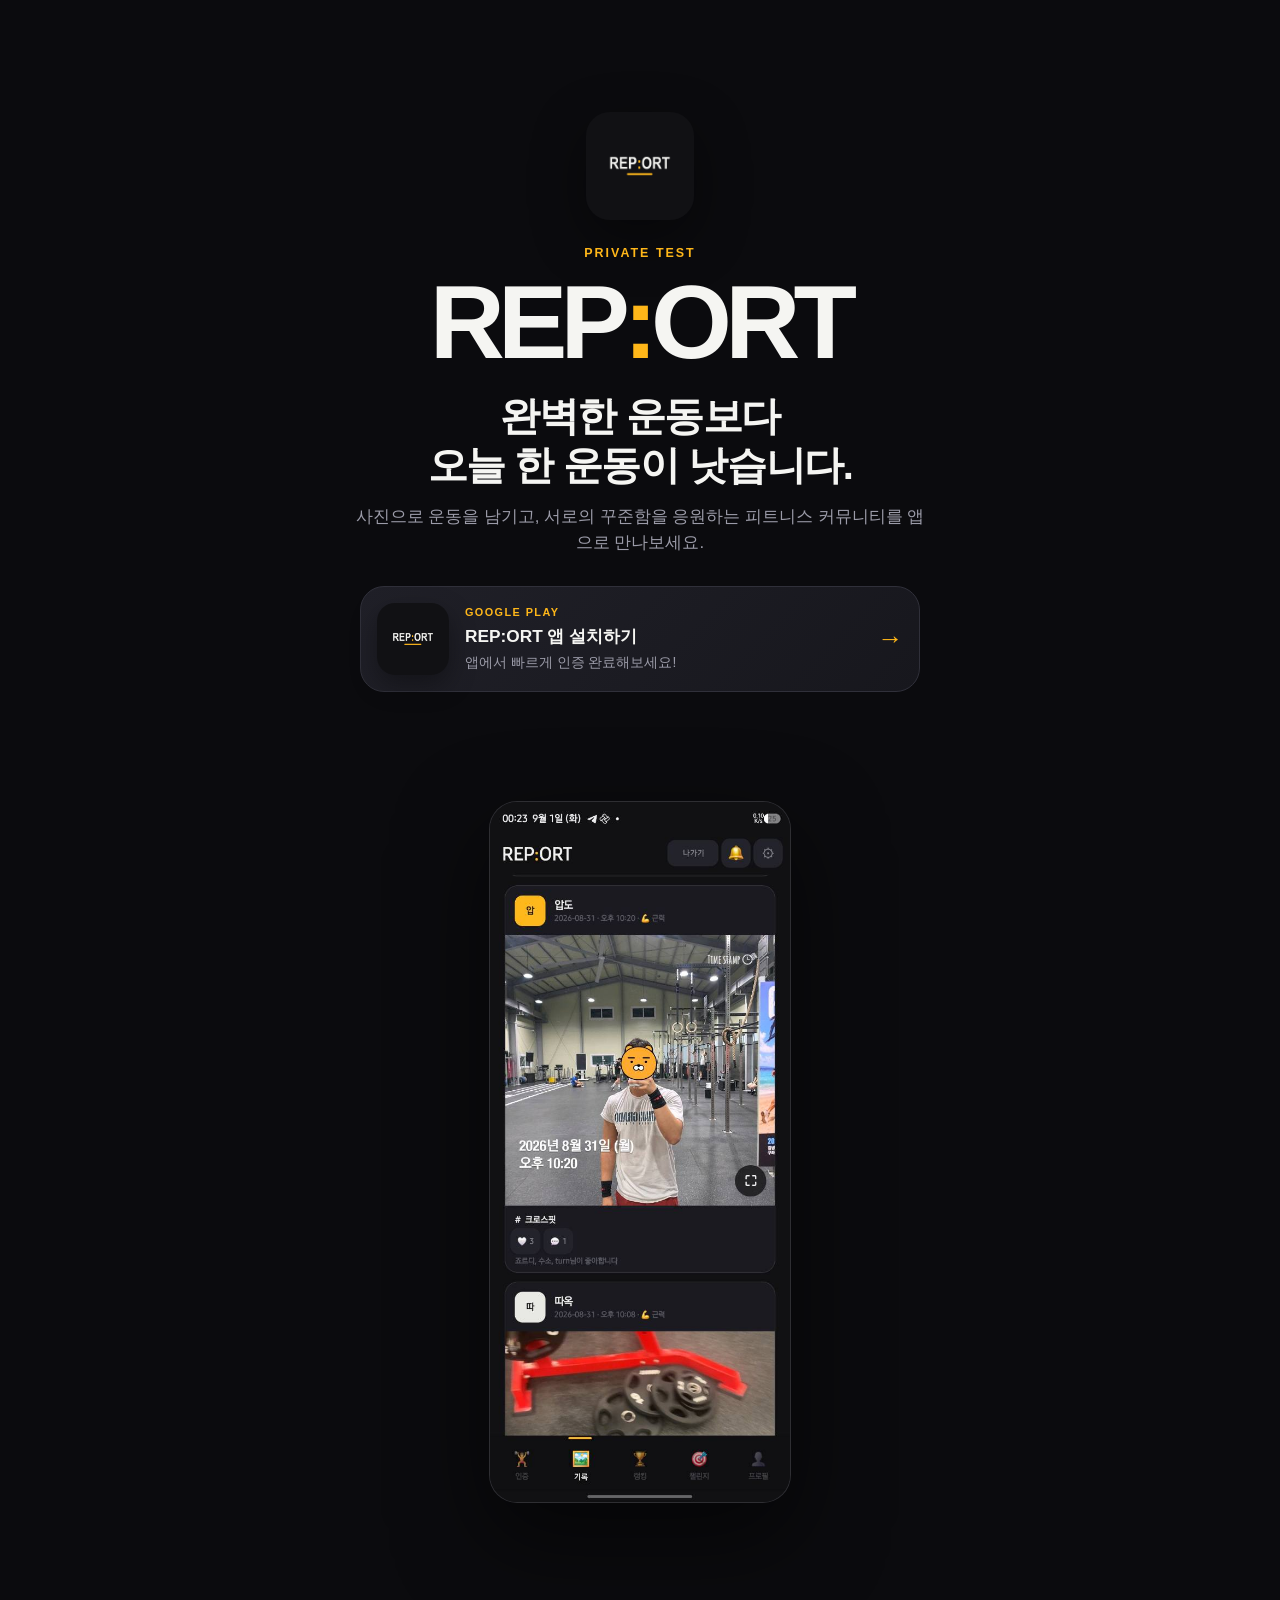
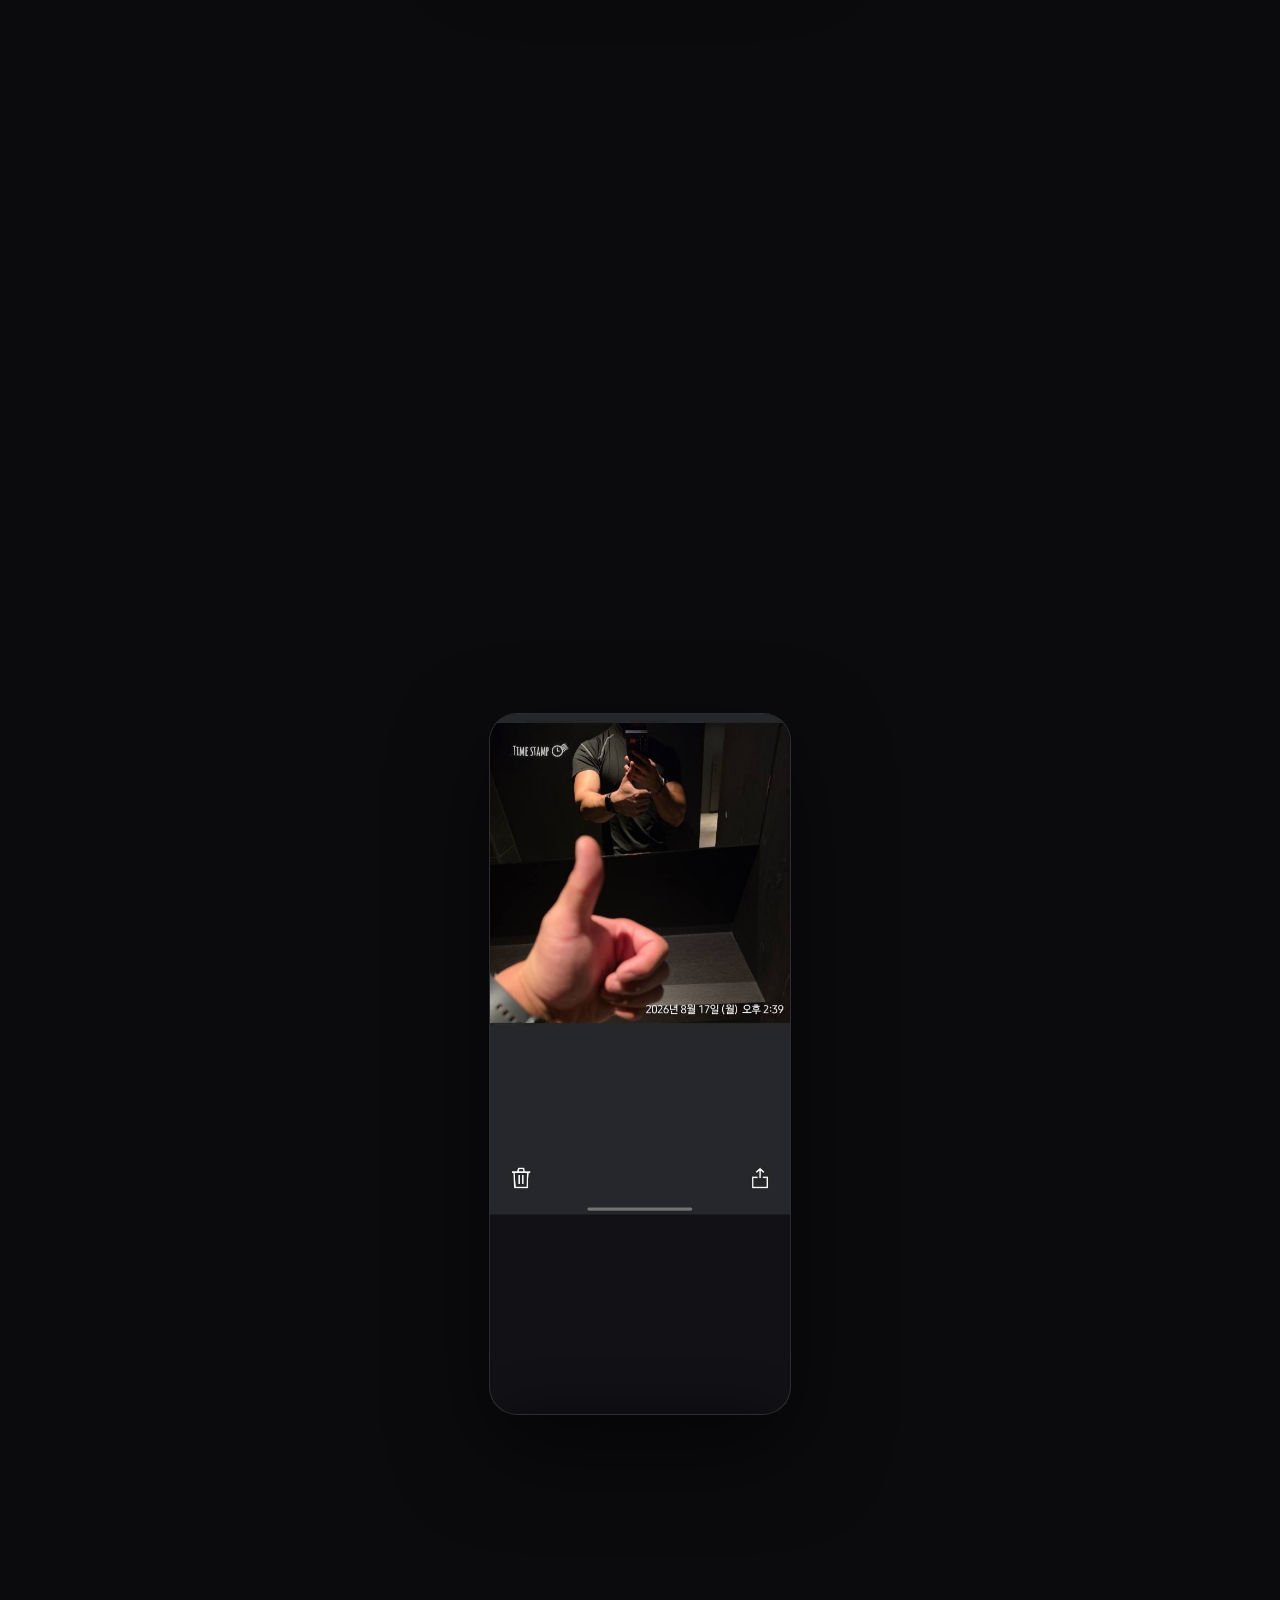
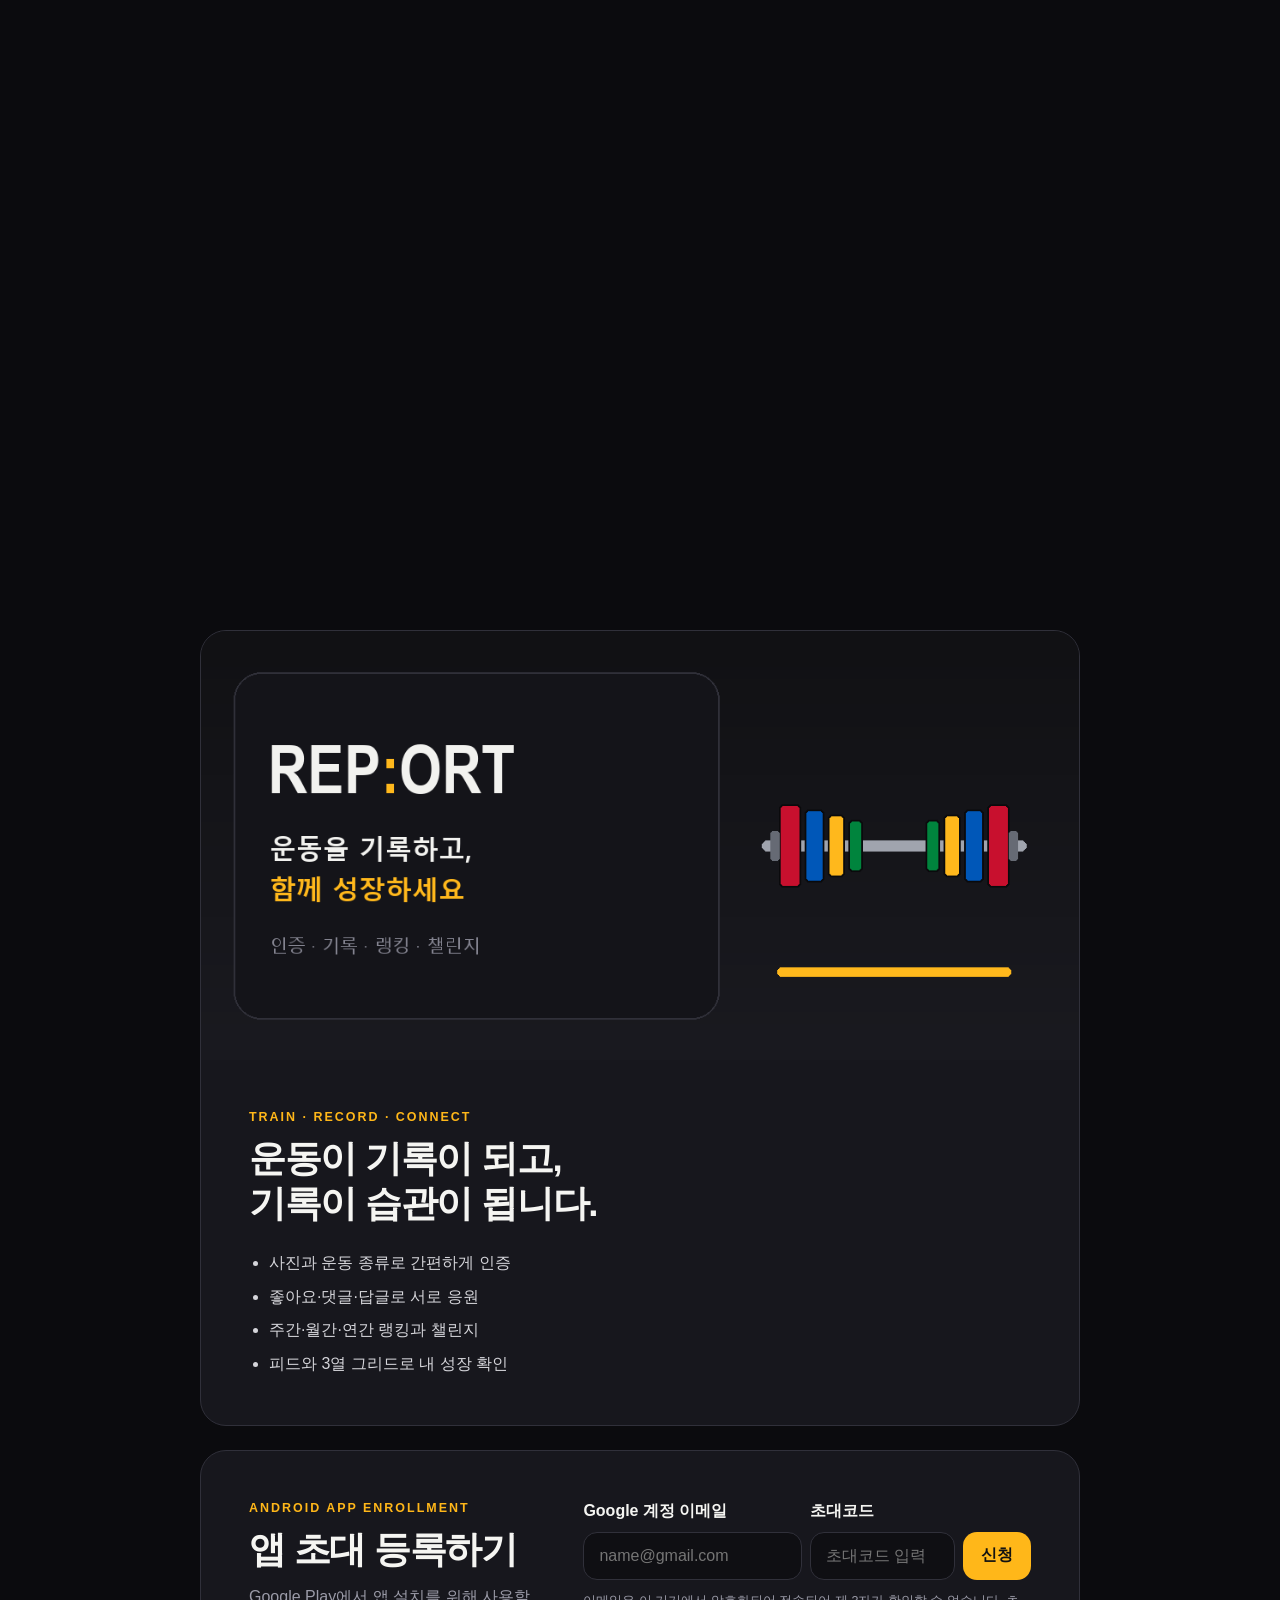
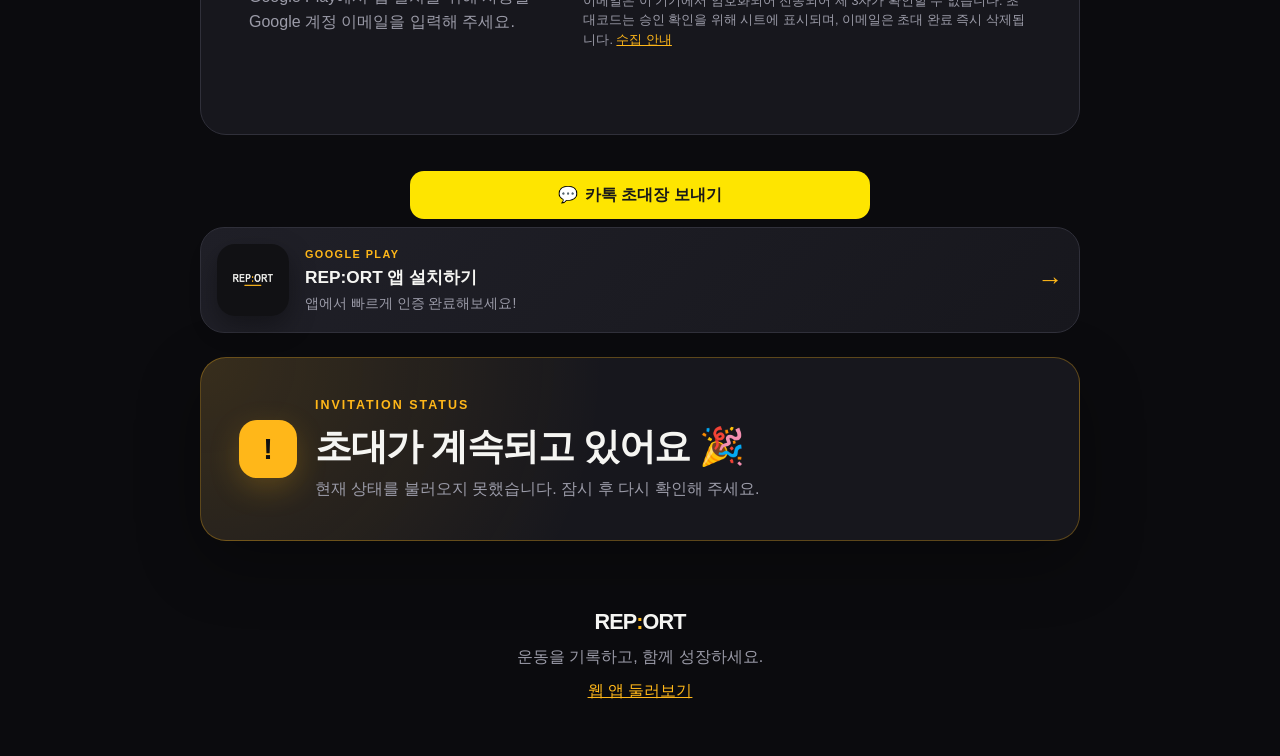
<file: docs/record/index.html>
<!doctype html>
<html lang="ko">
<head>
  <meta charset="utf-8">
  <meta name="viewport" content="width=device-width, initial-scale=1, viewport-fit=cover">
  <meta name="theme-color" content="#0b0b0e">
  <meta name="robots" content="noindex">
  <title>REP:ORT 기록 열기</title>
  <link rel="icon" href="../assets/app-icon.png">
  <style>
    :root { color-scheme: dark; }
    * { box-sizing: border-box; }
    body {
      min-height: 100svh;
      margin: 0;
      display: grid;
      place-items: center;
      padding: 28px;
      background: #0b0b0e;
      color: #f5f5f2;
      font-family: Pretendard, -apple-system, BlinkMacSystemFont, "Segoe UI", sans-serif;
      text-align: center;
    }
    main { display: grid; justify-items: center; }
    img { width: 82px; height: 82px; border-radius: 22px; box-shadow: 0 18px 46px rgba(0,0,0,.45); }
    h1 { margin: 18px 0 7px; font-size: 1.55rem; letter-spacing: -.04em; }
    h1 span { color: #ffb719; }
    p { margin: 0; color: #9b9ba8; }
    i {
      width: 96px;
      height: 4px;
      margin-top: 24px;
      overflow: hidden;
      border-radius: 999px;
      background: #24242b;
    }
    i::after {
      content: "";
      display: block;
      width: 42%;
      height: 100%;
      border-radius: inherit;
      background: #ffb719;
      animation: loading 820ms ease-in-out infinite alternate;
    }
    @keyframes loading { to { transform: translateX(138%); } }
  </style>
</head>
<body>
  <main>
    <img src="../assets/app-icon.png" alt="">
    <h1>REP<span>:</span>ORT</h1>
    <p>앱 설치 여부를 확인하고 있어요.</p>
    <i aria-hidden="true"></i>
  </main>
  <script>
    (() => {
      const params = new URLSearchParams(location.search);
      const postId = params.get("post");
      const fallback = new URL("../", location.href);
      fallback.searchParams.set("mode", /^\d+$/.test(postId || "") ? "record" : "invite");
      if (/^\d+$/.test(postId || "")) {
        params.forEach((value, key) => {
          if (key !== "mode" && key !== "fallback") fallback.searchParams.set(key, value);
        });
        fallback.searchParams.set("post", postId);
        fallback.searchParams.set("fallback", "1");
      }

      if (!/^\d+$/.test(postId || "")) {
        location.replace(fallback.href);
        return;
      }

      const userAgent = navigator.userAgent || "";
      const isiOS = /iPad|iPhone|iPod/i.test(userAgent)
        || (navigator.platform === "MacIntel" && navigator.maxTouchPoints > 1);
      const isSafari = /Safari/i.test(userAgent)
        && !/(Chrome|Chromium|CriOS|FxiOS|EdgiOS|OPR|Android)/i.test(userAgent);
      if (isiOS || isSafari) {
        location.replace(fallback.href);
        return;
      }

      let leftPage = false;
      const markLeft = () => {
        if (document.visibilityState === "hidden") leftPage = true;
      };
      document.addEventListener("visibilitychange", markLeft);
      window.addEventListener("pagehide", () => { leftPage = true; }, { once: true });

      const encodedFallback = encodeURIComponent(fallback.href);
      const intentUrl = `intent://record?post=${encodeURIComponent(postId)}#Intent;scheme=report;package=com.js.reportfitness;S.browser_fallback_url=${encodedFallback};end`;
      const deepLink = `report://record?post=${encodeURIComponent(postId)}`;
      location.href = /Android/i.test(navigator.userAgent) ? intentUrl : deepLink;

      window.setTimeout(() => {
        if (!leftPage && document.visibilityState === "visible") location.replace(fallback.href);
      }, 1300);
    })();
  </script>
</body>
</html>
</file>
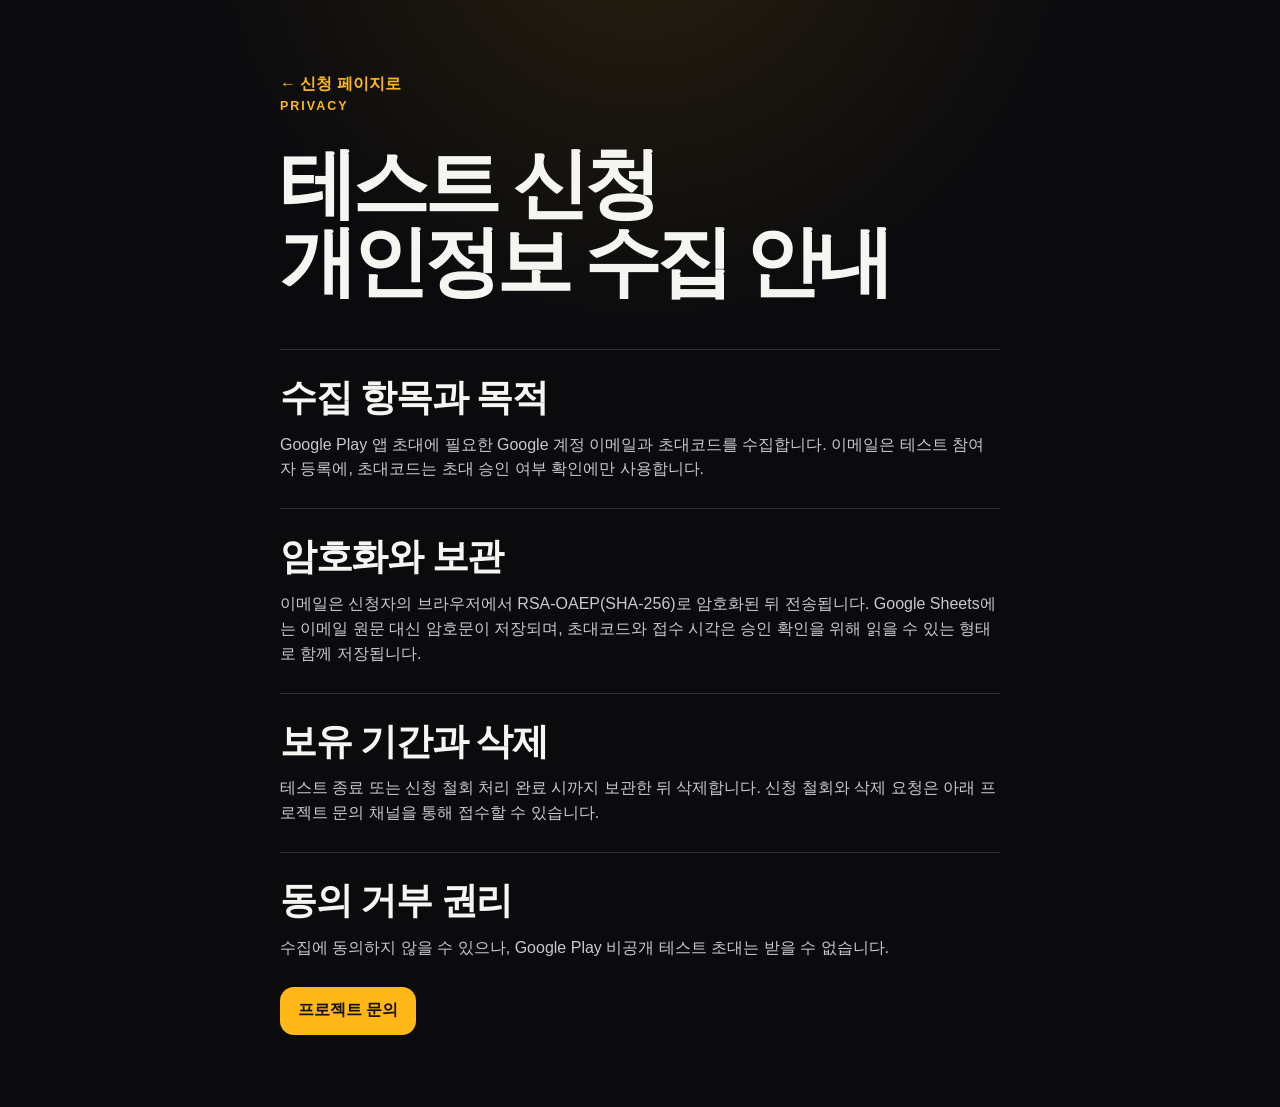
<file: docs/privacy.html>
<!doctype html>
<html lang="ko">
<head>
  <meta charset="utf-8">
  <meta name="viewport" content="width=device-width, initial-scale=1">
  <meta name="theme-color" content="#0b0b0e">
  <title>REP:ORT 테스트 신청 개인정보 수집 안내</title>
  <link rel="icon" href="assets/app-icon.png">
  <link rel="stylesheet" href="styles.css">
</head>
<body>
  <main class="policy">
    <a class="back-link" href="index.html">← 신청 페이지로</a>
    <p class="eyebrow">PRIVACY</p>
    <h1>테스트 신청<br>개인정보 수집 안내</h1>
    <section>
      <h2>수집 항목과 목적</h2>
      <p>Google Play 앱 초대에 필요한 Google 계정 이메일과 초대코드를 수집합니다. 이메일은 테스트 참여자 등록에, 초대코드는 초대 승인 여부 확인에만 사용합니다.</p>
    </section>
    <section>
      <h2>암호화와 보관</h2>
      <p>이메일은 신청자의 브라우저에서 RSA-OAEP(SHA-256)로 암호화된 뒤 전송됩니다. Google Sheets에는 이메일 원문 대신 암호문이 저장되며, 초대코드와 접수 시각은 승인 확인을 위해 읽을 수 있는 형태로 함께 저장됩니다.</p>
    </section>
    <section>
      <h2>보유 기간과 삭제</h2>
      <p>테스트 종료 또는 신청 철회 처리 완료 시까지 보관한 뒤 삭제합니다. 신청 철회와 삭제 요청은 아래 프로젝트 문의 채널을 통해 접수할 수 있습니다.</p>
    </section>
    <section>
      <h2>동의 거부 권리</h2>
      <p>수집에 동의하지 않을 수 있으나, Google Play 비공개 테스트 초대는 받을 수 없습니다.</p>
    </section>
    <a class="button button-primary" href="https://github.com/JuneB27/report/issues" rel="noopener">프로젝트 문의</a>
  </main>
</body>
</html>
</file>
<file: docs/styles.css>
:root {
  color-scheme: dark;
  --bg: #0b0b0e;
  --surface: #17171d;
  --surface-2: #202028;
  --line: #30303a;
  --text: #f5f5f2;
  --muted: #9b9ba8;
  --yellow: #ffb719;
  --kakao: #fee500;
  --kakao-text: #191919;
}

* { box-sizing: border-box; }

html { scroll-behavior: smooth; }

body {
  margin: 0;
  min-width: 320px;
  background:
    radial-gradient(circle at 50% -10%, rgba(255, 183, 25, .12), transparent 28rem),
    var(--bg);
  color: var(--text);
  font-family: Pretendard, -apple-system, BlinkMacSystemFont, "Segoe UI", sans-serif;
  line-height: 1.55;
}

button, input { font: inherit; }

main, footer {
  width: min(100% - 36px, 880px);
  margin-inline: auto;
}

.hero {
  min-height: 92svh;
  display: grid;
  place-content: center;
  justify-items: center;
  text-align: center;
  padding: 72px 0;
}

.app-icon {
  border-radius: 24px;
  box-shadow: 0 18px 54px rgba(0, 0, 0, .42);
  margin-bottom: 24px;
}

.eyebrow {
  margin: 0 0 10px;
  color: var(--yellow);
  font-size: .78rem;
  font-weight: 800;
  letter-spacing: .16em;
}

h1, h2, p { margin-top: 0; }

h1 {
  margin-bottom: 20px;
  font-size: clamp(3.5rem, 13vw, 6.5rem);
  letter-spacing: -.065em;
  line-height: .95;
}

h1 span, footer span { color: var(--yellow); }

.lead {
  margin-bottom: 14px;
  font-size: clamp(1.65rem, 6vw, 2.5rem);
  font-weight: 800;
  letter-spacing: -.035em;
  line-height: 1.22;
}

.sublead {
  max-width: 580px;
  margin-bottom: 30px;
  color: var(--muted);
  font-size: 1.05rem;
}

.hero-actions { display: flex; flex-wrap: wrap; justify-content: center; gap: 10px; }

.button {
  display: inline-flex;
  align-items: center;
  justify-content: center;
  gap: 7px;
  min-height: 48px;
  padding: 11px 18px;
  border: 0;
  border-radius: 14px;
  font-weight: 800;
  text-decoration: none;
  cursor: pointer;
  transition: transform .18s ease, filter .18s ease, opacity .18s ease;
}

.button:hover { transform: translateY(-2px); filter: brightness(1.04); }
.button:active { transform: translateY(0) scale(.98); }
.button:disabled { opacity: .5; cursor: wait; }
.button-primary { background: var(--yellow); color: #121212; }
.button-record { border: 1px solid var(--line); background: var(--surface-2); color: var(--text); }
#open-shared-record[hidden] { display: none; }
.button-kakao { background: var(--kakao); color: var(--kakao-text); }

.shared-record-preview[hidden],
.shared-record-card[hidden],
.shared-record-invite[hidden],
#shared-record-status[hidden],
#shared-record-app-button[hidden],
#shared-badge-status[hidden],
#shared-badge-app-button[hidden],
#shared-popular-status[hidden],
#shared-popular-app-button[hidden],
#shared-popular-snapshot[hidden],
#shared-popular-thumbnail[hidden] {
  display: none;
}

.shared-record-preview {
  padding: max(26px, env(safe-area-inset-top)) 0 24px;
}

.shared-record-heading {
  margin-bottom: 13px;
}

.shared-record-heading h2 { margin-bottom: 6px; }
.shared-record-heading > p:last-child { margin-bottom: 0; color: var(--muted); }

.shared-record-card {
  overflow: hidden;
  border: 1px solid var(--line);
  border-radius: 26px;
  background: var(--surface);
  box-shadow: 0 28px 74px rgba(0, 0, 0, .4);
}

.shared-record-author {
  display: flex;
  gap: 12px;
  align-items: center;
  padding: 17px 18px;
}

.shared-record-author > span:last-child { display: grid; min-width: 0; }
.shared-record-author strong { font-size: 1.08rem; }
.shared-record-author small { color: var(--muted); }

.shared-record-avatar {
  display: grid;
  width: 48px;
  height: 48px;
  flex: 0 0 auto;
  place-items: center;
  border-radius: 15px;
  background: var(--yellow);
  color: #111;
  font-size: 1.1rem;
  font-weight: 900;
}

.shared-record-photo {
  display: block;
  width: 100%;
  max-height: min(66svh, 680px);
  object-fit: contain;
  background: #09090b;
}

.shared-record-note {
  margin: 0;
  padding: 16px 18px 0;
  font-size: 1rem;
  font-weight: 800;
}

.shared-record-actions {
  display: grid;
  gap: 12px;
  padding: 12px 18px 16px;
}

.shared-record-reactions {
  display: flex;
  gap: 9px;
  align-items: center;
}

.shared-record-heart {
  min-height: 43px;
  padding: 8px 14px;
  border: 1px solid #3a3038;
  border-radius: 13px;
  background: #24212a;
  color: #ff5278;
  font: inherit;
  font-weight: 900;
  cursor: pointer;
}

.shared-record-heart.is-inviting {
  animation: shared-heart-pop 560ms cubic-bezier(.2, 1.55, .35, 1);
}

.shared-record-comments {
  color: var(--muted);
  font-size: .9rem;
  font-weight: 700;
}

.shared-record-view-buttons {
  display: grid;
  grid-template-columns: repeat(2, minmax(0, 1fr));
  gap: 9px;
  width: 100%;
}

.shared-record-view-buttons.is-web-only { grid-template-columns: 1fr; }
.shared-record-view-buttons .button { width: 100%; min-width: 0; }

.shared-record-app-icon {
  width: 22px;
  height: 22px;
  flex: 0 0 auto;
  object-fit: contain;
}

.shared-record-invite {
  display: grid;
  gap: 14px;
  margin: 0 18px 18px;
  padding: 16px;
  border-radius: 18px;
  background: linear-gradient(135deg, rgba(255, 183, 25, .16), rgba(255, 183, 25, .04));
}

.shared-record-invite strong { line-height: 1.45; }
.shared-record-invite .button { width: 100%; }
.shared-record-invite.is-inviting {
  animation: shared-heart-pop 560ms cubic-bezier(.2, 1.55, .35, 1);
}
.button.is-platform-disabled {
  opacity: .82;
  cursor: default;
}
.record-mode .hero,
.badge-mode .hero,
.popular-mode .hero { display: none; }
.record-mode .story-sequence,
.record-mode .feature-card,
.record-mode .bottom-share,
.badge-mode .story-sequence,
.badge-mode .feature-card,
.badge-mode .bottom-share,
.popular-mode .story-sequence,
.popular-mode .feature-card,
.popular-mode .bottom-share { display: none !important; }
.record-mode .apply-card,
.badge-mode .apply-card,
.popular-mode .apply-card { margin-top: 0; }

.shared-badge-header-avatar {
  position: relative;
  overflow: hidden;
}

.shared-badge-header-avatar img {
  position: absolute;
  inset: 0;
  width: 100%;
  height: 100%;
  object-fit: cover;
}

.shared-badge-thumbnail {
  position: relative;
  width: 100%;
  aspect-ratio: 4 / 3;
  overflow: hidden;
  isolation: isolate;
  background: #111116;
}

.shared-badge-frame {
  position: absolute;
  inset: 0;
  z-index: -1;
  width: 100%;
  height: 100%;
  object-fit: cover;
}

.shared-badge-stage {
  position: absolute;
  inset: 7% 6% 25%;
  display: grid;
  grid-template-columns: minmax(0, 1.08fr) minmax(0, .92fr);
  gap: 6%;
  align-items: stretch;
}

.shared-badge-profile-panel {
  position: relative;
  display: grid;
  min-width: 0;
  overflow: hidden;
  place-items: center;
  border: 1px solid rgba(255, 255, 255, .13);
  border-radius: clamp(15px, 4vw, 28px);
  background:
    radial-gradient(circle at 50% 34%, rgba(255, 183, 25, .26), transparent 48%),
    #24242c;
  box-shadow: 0 20px 48px rgba(0, 0, 0, .34);
}

.shared-badge-profile-panel > img {
  position: absolute;
  inset: 0;
  width: 100%;
  height: 100%;
  object-fit: cover;
}

.shared-badge-profile-fallback {
  color: var(--yellow);
  font-size: clamp(3.2rem, 15vw, 7.5rem);
  font-weight: 900;
  line-height: 1;
}

.shared-badge-profile-name {
  position: absolute;
  right: 10px;
  bottom: 10px;
  left: 10px;
  overflow: hidden;
  padding: 7px 10px;
  border: 1px solid rgba(255, 255, 255, .15);
  border-radius: 999px;
  background: rgba(11, 11, 14, .76);
  color: #fff;
  font-size: clamp(.72rem, 2.8vw, .9rem);
  font-weight: 850;
  text-align: center;
  text-overflow: ellipsis;
  white-space: nowrap;
  backdrop-filter: blur(8px);
}

.shared-badge-medal-panel {
  display: flex;
  min-width: 0;
  flex-direction: column;
  align-items: center;
  justify-content: center;
  text-align: center;
}

.shared-badge-medal-panel > span {
  margin-bottom: 10px;
  color: var(--yellow);
  font-size: clamp(.55rem, 2.2vw, .72rem);
  font-weight: 900;
  letter-spacing: .12em;
}

.shared-badge-medal {
  --badge-color: #ff3b5c;
  position: relative;
  width: min(78%, 168px);
  aspect-ratio: 1;
  filter: drop-shadow(0 15px 24px rgba(0, 0, 0, .38));
}

.shared-badge-medal-fill {
  position: absolute;
  inset: 8%;
  border-radius: 50%;
  background: var(--badge-color);
  box-shadow: inset 0 10px 22px rgba(255, 255, 255, .18), inset 0 -12px 24px rgba(0, 0, 0, .18);
}

.shared-badge-medal.is-rainbow .shared-badge-medal-fill {
  background: conic-gradient(#ff3b5c, #ff7a1a, #ffc81f, #5fd84b, #00d2c2, #2e9cff, #6b5bff, #c24bff, #ff3b5c);
}

.shared-badge-medal img {
  position: absolute;
  inset: 0;
  width: 100%;
  height: 100%;
}

.shared-badge-medal strong {
  position: absolute;
  inset: 0;
  display: grid;
  place-items: center;
  color: #151519;
  font-size: clamp(1.15rem, 6vw, 2.25rem);
  font-weight: 950;
  letter-spacing: -.06em;
  text-shadow: 0 1px 0 rgba(255, 255, 255, .24);
}

.shared-badge-medal-panel > strong {
  width: 100%;
  overflow: hidden;
  margin-top: 9px;
  font-size: clamp(.82rem, 3.2vw, 1.02rem);
  text-overflow: ellipsis;
  white-space: nowrap;
}

.shared-badge-message {
  position: absolute;
  right: 6%;
  bottom: 0;
  left: 6%;
  display: grid;
  min-height: 21%;
  margin: 0;
  place-items: center start;
  border-top: 1px solid rgba(255, 255, 255, .1);
  font-size: clamp(.9rem, 3.7vw, 1.3rem);
  font-weight: 900;
  letter-spacing: -.025em;
  line-height: 1.35;
}

.shared-badge-actions { padding-top: 15px; }
.shared-badge-description {
  margin: 0;
  color: var(--muted);
  font-size: .88rem;
  font-weight: 700;
}

.shared-popular-card { background: #101014; }
.shared-popular-snapshot {
  display: block;
  width: 100%;
  height: auto;
  aspect-ratio: 4 / 5;
  object-fit: cover;
  background: #0e0e12;
}
.shared-popular-thumbnail {
  position: relative;
  width: 100%;
  aspect-ratio: 4 / 5;
  overflow: hidden;
  isolation: isolate;
  padding: 7.5% 6.2% 5.8%;
  background: #0e0e12;
}
.shared-popular-frame {
  position: absolute;
  inset: 0;
  z-index: -1;
  width: 100%;
  height: 100%;
  object-fit: cover;
}
.shared-popular-title-row {
  display: flex;
  align-items: end;
  justify-content: space-between;
  gap: 12px;
  min-height: 12%;
  padding-bottom: 3.4%;
}
.shared-popular-title-row > span { display: grid; gap: 4px; min-width: 0; }
.shared-popular-title-row small {
  color: var(--yellow);
  font-size: clamp(.58rem, 2.3vw, .76rem);
  font-weight: 900;
  letter-spacing: .12em;
}
.shared-popular-title-row strong {
  overflow: hidden;
  font-size: clamp(1.18rem, 5vw, 1.75rem);
  letter-spacing: -.04em;
  text-overflow: ellipsis;
  white-space: nowrap;
}
.shared-popular-title-row time {
  flex: 0 0 auto;
  padding-bottom: 2px;
  color: var(--muted);
  font-size: clamp(.66rem, 2.6vw, .88rem);
  font-weight: 800;
}
.shared-popular-list {
  display: grid;
  height: 76%;
  grid-template-rows: repeat(3, minmax(0, 1fr));
  gap: 2.2%;
}
.shared-popular-row {
  display: grid;
  min-height: 0;
  overflow: hidden;
  grid-template-columns: 34% minmax(0, 1fr);
  gap: 4%;
  padding: 2.4%;
  border: 1px solid rgba(255,255,255,.11);
  border-radius: clamp(14px, 3.4vw, 22px);
  background: #1b1b22;
  color: inherit;
  text-decoration: none;
  box-shadow: 0 14px 28px rgba(0,0,0,.2);
}
.shared-popular-row:active { transform: scale(.992); opacity: .82; }
.shared-popular-photo-wrap {
  position: relative;
  min-width: 0;
  min-height: 0;
  overflow: hidden;
  border-radius: clamp(11px, 2.8vw, 18px);
  background: #25252e;
}
.shared-popular-photo {
  width: 100%;
  height: 100%;
  object-fit: cover;
}
.shared-popular-photo-fallback {
  display: grid;
  width: 100%;
  height: 100%;
  place-items: center;
  color: var(--muted);
  font-size: clamp(1.6rem, 8vw, 3.2rem);
  font-weight: 900;
}
.shared-popular-rank {
  position: absolute;
  top: 7px;
  left: 7px;
  display: grid;
  width: clamp(28px, 8vw, 42px);
  aspect-ratio: 1;
  place-items: center;
  border-radius: 11px;
  background: #ffcb3e;
  color: #111114;
  font-weight: 950;
  box-shadow: 0 8px 16px rgba(0,0,0,.35);
}
.shared-popular-row:nth-child(2) .shared-popular-rank { background: #dce1eb; }
.shared-popular-row:nth-child(3) .shared-popular-rank { background: #c47e4e; }
.shared-popular-copy {
  display: flex;
  min-width: 0;
  flex-direction: column;
  justify-content: center;
}
.shared-popular-copy > strong {
  overflow: hidden;
  font-size: clamp(.92rem, 3.7vw, 1.2rem);
  text-overflow: ellipsis;
  white-space: nowrap;
}
.shared-popular-meta {
  overflow: hidden;
  margin-top: 4px;
  color: var(--muted);
  font-size: clamp(.62rem, 2.4vw, .78rem);
  font-weight: 750;
  text-overflow: ellipsis;
  white-space: nowrap;
}
.shared-popular-reactions {
  display: flex;
  gap: 4%;
  margin-top: 8%;
  padding: 8px 9px;
  border-radius: 12px;
  background: #24242d;
  color: #f5f5f2;
  font-size: clamp(.7rem, 2.65vw, .88rem);
  font-weight: 850;
  white-space: nowrap;
}
.shared-popular-open {
  margin-top: 7px;
  color: var(--muted);
  font-size: clamp(.58rem, 2.25vw, .72rem);
  font-weight: 750;
}
.shared-popular-rule {
  height: 7%;
  margin: 0;
  padding-top: 3.3%;
  color: var(--muted);
  font-size: clamp(.58rem, 2.3vw, .75rem);
  font-weight: 750;
  text-align: center;
}
.shared-popular-actions > p {
  margin: 0;
  color: var(--muted);
  font-size: .88rem;
  font-weight: 700;
}

@keyframes shared-heart-pop {
  0%, 100% { transform: scale(1); }
  45% { transform: scale(1.24) rotate(-7deg); }
}

.story-sequence {
  margin: -6svh 0 32px;
}

.scroll-scene {
  position: relative;
  height: 168svh;
}

.story-sticky {
  position: sticky;
  top: 8svh;
  height: 84svh;
  display: grid;
  place-items: center;
}

.story-screen {
  position: relative;
  width: min(100%, calc(78svh * .42890625));
  max-width: 420px;
  aspect-ratio: 549 / 1280;
  overflow: hidden;
  border: 1px solid rgba(255, 255, 255, .12);
  border-radius: 28px;
  background: #111116;
  box-shadow: 0 34px 90px rgba(0, 0, 0, .56);
  isolation: isolate;
}

.story-base {
  display: block;
  width: 100%;
  height: 100%;
  object-fit: cover;
}

.story-screen-share .story-base {
  position: absolute;
  inset: 0;
  transform: translate3d(0, -28.5%, 0);
}

.story-warmth,
.story-share-dim {
  position: absolute;
  inset: 0;
  pointer-events: none;
}

.story-warmth {
  z-index: 1;
  background: rgba(255, 162, 24, .23);
  opacity: 0;
}

.story-heart {
  position: absolute;
  z-index: 2;
  left: 50%;
  top: 50.5%;
  width: 78%;
  height: auto;
  opacity: 0;
  filter: drop-shadow(0 18px 24px rgba(0, 0, 0, .34));
  pointer-events: none;
  transform-origin: 50% 54%;
  will-change: transform, opacity;
}

.story-share-dim {
  z-index: 1;
  background: rgba(0, 0, 0, .66);
  opacity: 0;
}

.story-share-sheet {
  position: absolute;
  z-index: 2;
  right: 2.5%;
  bottom: 2%;
  left: 2.5%;
  height: 68.5%;
  overflow: hidden;
  border-radius: 28px;
  box-shadow: 0 -22px 54px rgba(0, 0, 0, .42);
  transform: translate3d(0, 108%, 0);
  will-change: transform;
}

.story-share-sheet img {
  position: absolute;
  right: 0;
  bottom: 0;
  left: 0;
  display: block;
  width: 100%;
  height: auto;
}

.report-share-target {
  position: absolute;
  z-index: 3;
  left: 51%;
  bottom: 8%;
  display: grid;
  justify-items: center;
  gap: 5px;
  width: 118px;
  padding: 8px 7px 7px;
  border: 1px solid rgba(255, 183, 25, .7);
  border-radius: 20px;
  background: rgba(14, 14, 18, .94);
  color: #fff;
  opacity: 0;
  box-shadow: 0 0 0 6px rgba(255, 183, 25, .08), 0 15px 38px rgba(0, 0, 0, .5);
  transform: translate3d(-50%, 64px, 0) scale(.88);
  transform-origin: 50% 100%;
  will-change: transform, opacity;
}

.report-share-target img {
  width: 42px;
  height: 42px;
  border-radius: 12px;
}

.report-share-target strong {
  font-size: .72rem;
  letter-spacing: -.02em;
}

.report-share-target span {
  color: var(--yellow);
  font-size: .67rem;
  font-weight: 900;
  letter-spacing: -.025em;
  white-space: nowrap;
}

.bottom-share {
  display: flex;
  justify-content: center;
  padding: 12px 0 8px;
}

.bottom-share .button {
  width: min(100%, 460px);
}

#invite-complete-card[hidden],
.play-store-card[hidden] {
  display: none;
}

.invite-complete-card {
  display: grid;
  grid-template-columns: auto 1fr;
  gap: 18px;
  align-items: center;
  margin: 4px 0 14px;
  padding: clamp(24px, 6vw, 38px);
  border: 1px solid rgba(255, 183, 25, .3);
  border-radius: 26px;
  background:
    radial-gradient(circle at 0 0, rgba(255, 183, 25, .14), transparent 45%),
    var(--surface);
  box-shadow: 0 22px 64px rgba(0, 0, 0, .3);
}

.complete-mark {
  display: grid;
  width: 58px;
  height: 58px;
  place-items: center;
  border-radius: 18px;
  background: var(--yellow);
  color: #111;
  font-size: 1.8rem;
  font-weight: 900;
  box-shadow: 0 10px 30px rgba(255, 183, 25, .22);
}

.invite-complete-card h2 { margin-bottom: 7px; }
.invite-complete-card p:last-child { margin-bottom: 0; color: var(--muted); }

.play-store-card {
  display: grid;
  grid-template-columns: auto 1fr auto;
  gap: 16px;
  align-items: center;
  margin-bottom: 24px;
  padding: 16px;
  border: 1px solid var(--line);
  border-radius: 24px;
  background: linear-gradient(135deg, var(--surface-2), var(--surface));
  color: var(--text);
  text-decoration: none;
  transition: transform .2s ease, border-color .2s ease, background .2s ease;
}

.play-store-card:hover {
  transform: translateY(-3px);
  border-color: rgba(255, 183, 25, .5);
  background: linear-gradient(135deg, #292921, var(--surface));
}

.play-store-card > img {
  border-radius: 18px;
  box-shadow: 0 10px 26px rgba(0, 0, 0, .35);
}

.play-store-copy { display: grid; min-width: 0; }
.play-store-copy small { color: var(--yellow); font-size: .68rem; font-weight: 900; letter-spacing: .13em; }
.play-store-copy strong { margin: 2px 0; font-size: 1.08rem; }
.play-store-copy > span { color: var(--muted); font-size: .86rem; }
.play-store-arrow { color: var(--yellow); font-size: 1.6rem; font-weight: 300; }

.feature-card, .apply-card {
  overflow: hidden;
  margin-bottom: 24px;
  border: 1px solid var(--line);
  border-radius: 26px;
  background: var(--surface);
}

.reveal-on-scroll {
  opacity: 0;
  filter: blur(6px);
  transform: translate3d(0, 42px, 0) scale(.985);
  transition:
    opacity 720ms cubic-bezier(.16, 1, .3, 1) var(--reveal-delay, 0ms),
    filter 720ms ease var(--reveal-delay, 0ms),
    transform 920ms cubic-bezier(.16, 1, .3, 1) var(--reveal-delay, 0ms);
  will-change: opacity, filter, transform;
}

.reveal-on-scroll.is-visible {
  opacity: 1;
  filter: blur(0);
  transform: translate3d(0, 0, 0) scale(1);
}

.feature-card img { display: block; width: 100%; height: auto; }
.feature-copy, .apply-card { padding: clamp(24px, 6vw, 48px); }
h2 { margin-bottom: 12px; font-size: clamp(1.65rem, 5vw, 2.3rem); line-height: 1.22; letter-spacing: -.035em; }
.feature-copy ul { margin: 24px 0 0; padding-left: 1.25rem; color: #d5d5da; }
.feature-copy li + li { margin-top: 9px; }

.apply-card { display: grid; grid-template-columns: .8fr 1.2fr; gap: 36px; align-items: start; }
.apply-card > div > p:last-child { color: var(--muted); }
.field-row {
  display: grid;
  grid-template-columns: minmax(0, 1.2fr) minmax(140px, .8fr) auto;
  gap: 8px;
  align-items: end;
}

.hero .play-store-card {
  width: min(100%, 560px);
  margin-bottom: 24px;
  text-align: left;
}

.invite-complete-card.is-checking .complete-mark {
  animation: completion-checking 1s ease-in-out infinite alternate;
}

@keyframes completion-checking {
  from { opacity: .55; transform: scale(.92); }
  to { opacity: 1; transform: scale(1); }
}
.form-field { display: grid; min-width: 0; gap: 8px; }
.form-field label { font-weight: 700; }
input[type="email"],
input[type="text"] {
  width: 100%;
  min-width: 0;
  height: 48px;
  padding: 0 15px;
  border: 1px solid var(--line);
  border-radius: 14px;
  outline: 0;
  background: #0f0f13;
  color: var(--text);
}
input[type="email"]:focus,
input[type="text"]:focus { border-color: var(--yellow); box-shadow: 0 0 0 3px rgba(255, 183, 25, .12); }
.privacy-note { margin: 12px 0 0; color: var(--muted); font-size: .79rem; }
.privacy-note a, .back-link { color: var(--yellow); }
.status { min-height: 1.5em; margin: 14px 0 0; font-size: .9rem; font-weight: 700; }
.status.success { color: #75d99b; }
.status.error { color: #ff8484; }

footer { padding: 50px 0 max(52px, env(safe-area-inset-bottom)); color: var(--muted); text-align: center; }
footer strong { display: block; color: var(--text); font-size: 1.35rem; letter-spacing: -.04em; }
footer p { margin: 6px 0 10px; }
footer a { color: var(--yellow); }

.policy { max-width: 720px; padding: 72px 0; }
.policy h1 { margin: 28px 0 48px; font-size: clamp(2.6rem, 10vw, 4.8rem); line-height: 1.02; }
.policy section { padding: 26px 0; border-top: 1px solid var(--line); }
.policy section p { margin: 0; color: #c8c8d0; }
.back-link { font-weight: 700; text-decoration: none; }

@media (max-width: 680px) {
  .hero { min-height: 88svh; }
  .story-sequence { margin-top: -4svh; }
  .scroll-scene { height: 158svh; }
  .story-sticky { top: 7svh; height: 86svh; }
  .story-screen { width: min(100%, calc(80svh * .42890625)); }
  .apply-card { grid-template-columns: 1fr; gap: 16px; }
  .field-row { grid-template-columns: 1fr; }
  .field-row .button { width: 100%; }
  .invite-complete-card { grid-template-columns: 1fr; }
  .complete-mark { width: 52px; height: 52px; border-radius: 16px; }
  .play-store-card { grid-template-columns: auto 1fr; }
  .play-store-arrow { display: none; }
  .play-store-copy > span { font-size: .79rem; }
  .shared-record-view-buttons .button { padding-inline: 10px; }
}

@media (prefers-reduced-motion: reduce) {
  html { scroll-behavior: auto; }
  *, *::before, *::after { scroll-behavior: auto !important; transition-duration: .01ms !important; }
  .reveal-on-scroll {
    opacity: 1 !important;
    filter: none !important;
    transform: none !important;
  }
  .scroll-scene { height: auto; padding: 18px 0; }
  .story-sticky { position: relative; top: auto; height: auto; }
  .story-warmth { opacity: .23 !important; }
  .story-heart {
    opacity: 1 !important;
    transform: translate3d(-50%, -50%, 0) scale(1) !important;
  }
  .story-share-dim { opacity: .38 !important; }
  .story-share-sheet { transform: none !important; }
  .report-share-target {
    opacity: 1 !important;
    transform: translate3d(-50%, -34px, 0) scale(1.04) !important;
  }
}
</file>
